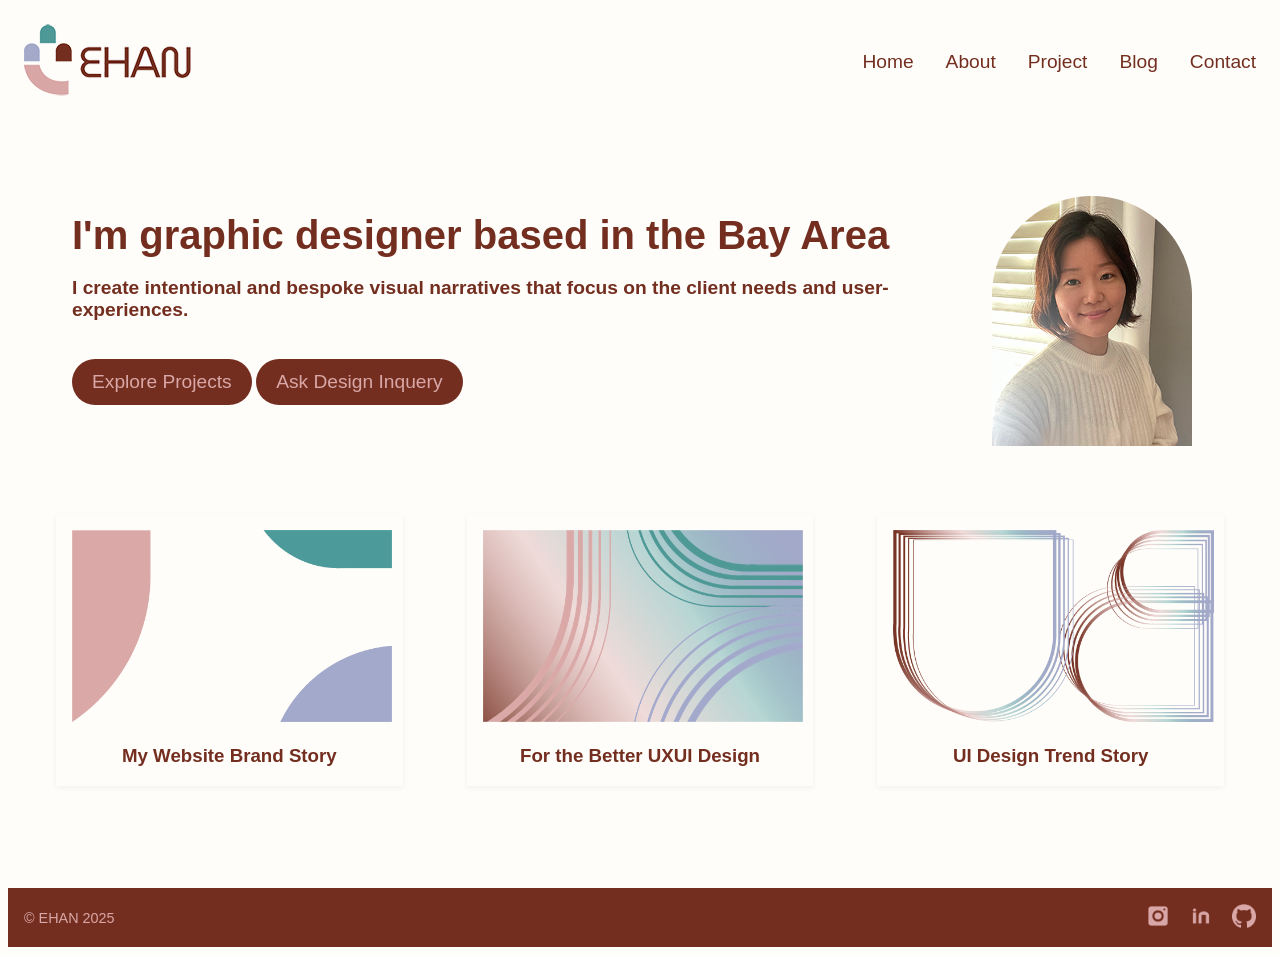
<file: index.html>
<!DOCTYPE html>
<html lang="en">

<head>
  <meta charset="UTF-8" />
  <meta name="viewport" content="width=device-width, initial-scale=1.0" />
  <title>EHAN Homepage</title>
  <link rel="icon" href="images/favi.png" type="logo image" />
  <link rel="stylesheet" href="style.css">
</head>

<body>
  <!-- Header Section -->
  <header>
    <div class="logo">
      <img src="images/logo_simple.png" alt="ehanbrandlogo" />
    </div>

    <!-- Hidden checkbox toggle -->
    <input type="checkbox" id="menu-toggle" hidden>

    <!-- Hamburger icon (mobile only via CSS) -->
    <label for="menu-toggle" class="hamburger">☰</label>

    <!-- Desktop navigation -->
    <ul class="nav-links">
      <li><a href="index.html">Home</a></li>
      <li><a href="about.html">About</a></li>
      <li><a href="project_1.html">Project</a></li>
      <li><a href="blog.html">Blog</a></li>
      <li><a href="contact.html">Contact</a></li>
    </ul>

    <!-- Modal overlay (mobile only) -->
    <div class="overlay">
      <div class="modal">
        <!-- Close button toggles the same checkbox -->
        <label for="menu-toggle" class="close">&times;</label>
        <ul>
          <li><a href="index.html">Home</a></li>
          <li><a href="about.html">About</a></li>
          <li><a href="project_1.html">Project</a></li>
          <li><a href="blog.html">Blog</a></li>
          <li><a href="contact.html">Contact</a></li>
        </ul>
      </div>
    </div>
  </header>

  <!-- Main Content -->
  <main>
    <div class="container-wrapper">
      <section class="hero">
        <div class="intro">
          <h1>I'm graphic designer based in the Bay Area </h1>
          <h3>I create intentional and bespoke visual narratives that focus on the client needs and user-experiences.
          </h3>
          <br>
          <div class="button-choice">
            <a href="project_1.html"><button>Explore Projects</button></a>
            <a href="contact.html"><button>Ask Design Inquery</button></a>
          </div>
        </div>
        <div class="portrait">
          <img src="images/me.png" alt="The portrait image of Eunkyung Han" />
        </div>
      </section>
      <section class="projects">
        <div class="project">
          <a href="blog_brandstory.html"><img src="images/heroBG.png" alt="The brand news" /></a>
          <h3>My Website Brand Story</h3>
        </div>
        <div class="project">
          <a href="blog_news_1.html"><img src="images/heroBG2.png" alt="The UXUI blog" /></a>
          <h3>For the Better UXUI Design</h3>
        </div>
        <div class="project">
          <a href="blog_news_2.html"><img src="images/heroBG1.png" alt="The newest UI trend" /></a>
          <h3>UI Design Trend Story </h3>
        </div>
      </section><br><br><br>
    </div>
  </main>

  <!-- Footer Section -->
  <footer>
    <div class>&copy; EHAN 2025</div>
    <div class="social-icons">
      <a href="https://www.instagram.com/ehandesignstudio"><img src="images/icon_insta.png" alt="Instagram Icon" /></a>
      <a href="http://linkedin.com/in/eunkyung-han-60b575226"><img src="images/icon_linkedin.png"
          alt="LinkedIn Icon" /></a>
      <a href="https://github.com/eunkyunghan"><img src="images/icon_github.png" alt="GitHub Icon" /></a>
    </div>
  </footer>
</body>

</html>
</file>
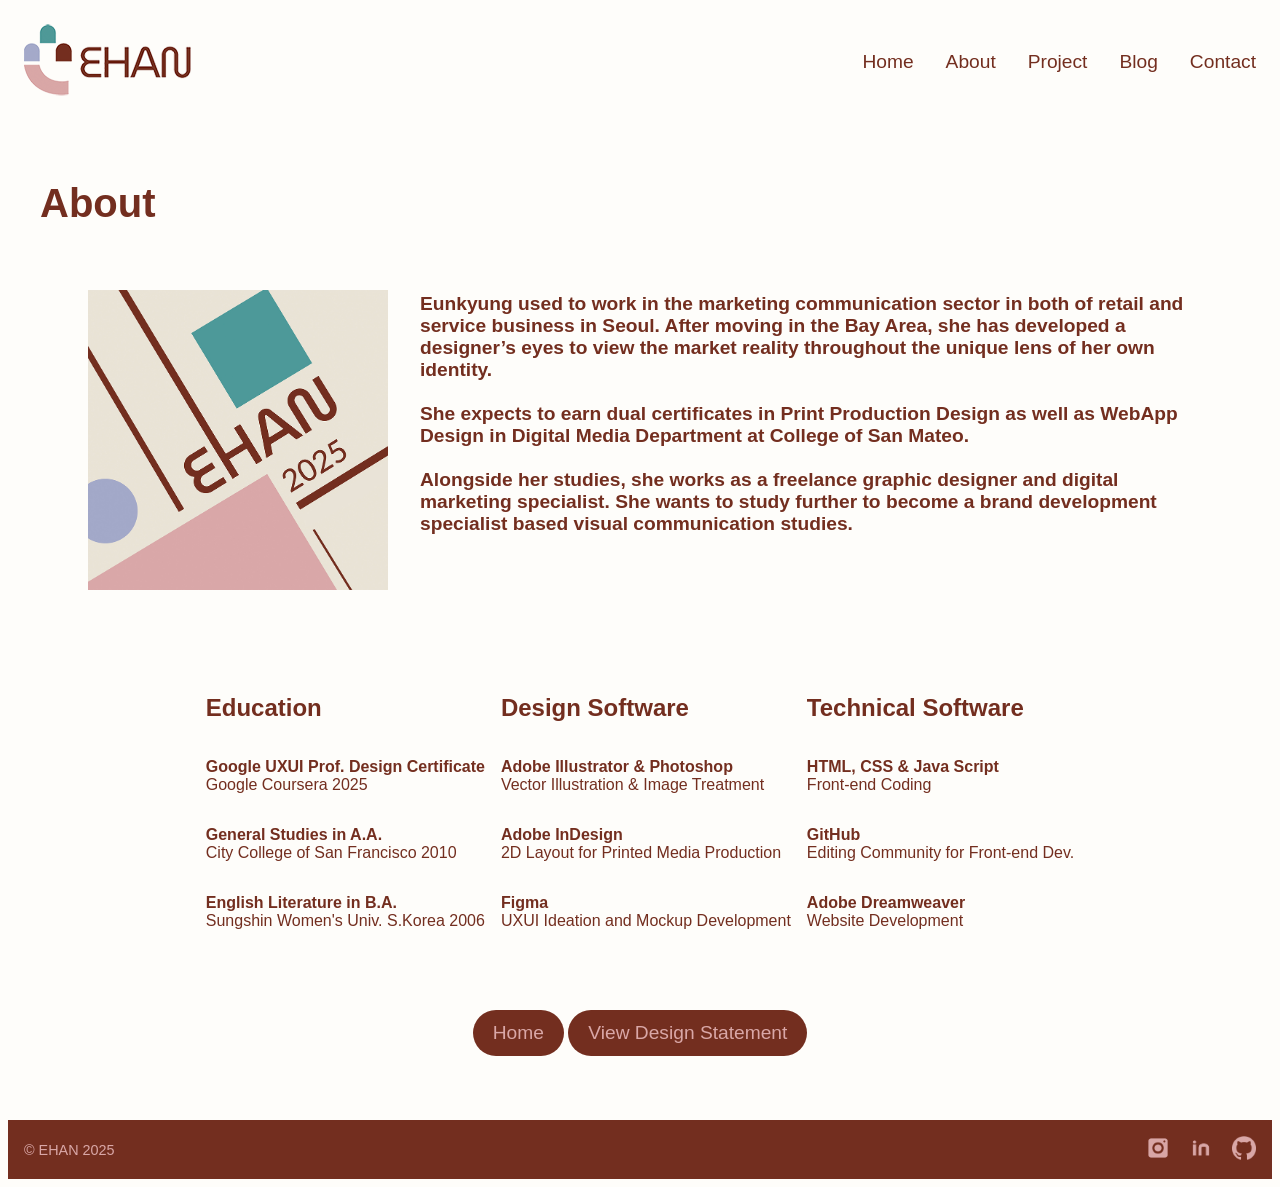
<file: about.html>
<!DOCTYPE html>
<html lang="en">

<head>
  <meta charset="UTF-8" />
  <meta name="viewport" content="width=device-width, initial-scale=1.0" />
  <title>EHAN - About Page</title>
  <link rel="icon" href="images/favi.png" type="image_favicon" />
  <link rel="stylesheet" href="style.css">
</head>

<body>

  <!-- Header Section -->
  <header>
    <div class="logo">
      <img src="images/logo_simple.png" alt="ehanbrandlogo" />
    </div>

    <!-- Hidden checkbox toggle -->
    <input type="checkbox" id="menu-toggle" hidden>

    <!-- Hamburger icon (mobile only via CSS) -->
    <label for="menu-toggle" class="hamburger">☰</label>

    <!-- Desktop navigation -->
    <ul class="nav-links">
      <li><a href="index.html">Home</a></li>
      <li><a href="about.html">About</a></li>
      <li><a href="project_1.html">Project</a></li>
      <li><a href="blog.html">Blog</a></li>
      <li><a href="contact.html">Contact</a></li>
    </ul>

    <!-- Modal overlay (mobile only) -->
    <div class="overlay">
      <div class="modal">
        <!-- Close button toggles the same checkbox -->
        <label for="menu-toggle" class="close">&times;</label>
        <ul>
          <li><a href="index.html">Home</a></li>
          <li><a href="about.html">About</a></li>
          <li><a href="project_1.html">Project</a></li>
          <li><a href="blog.html">Blog</a></li>
          <li><a href="contact.html">Contact</a></li>
        </ul>
      </div>
    </div>
  </header>

  <main>
    <div class="container-wrapper">
      <section class="intro">
        <h1>About</h1>
      </section>
      <section class="hero">
        <div class="portrait">
          <img src="images/brandstory.jpg" alt="Brand story image" />
        </div>
        <div class="intro">
          <h3>Eunkyung used to work in the marketing communication sector in both of retail and service business in
            Seoul. After moving in the Bay Area, she has developed a designer’s eyes to view the market reality
            throughout the unique lens of her own identity. <br><br> She expects to earn dual certificates in Print
            Production Design as well as WebApp Design in Digital Media Department at College of San Mateo. <br><br>
            Alongside her studies, she works as a freelance graphic designer and digital marketing specialist.
            She wants to study further to become a brand development specialist based visual communication studies.
          </h3><br></br>
        </div>
      </section>
      <section class="hero">
        <div class="container-about">
          <h2>Education</h2>
          <p>
            <b>Google UXUI Prof. Design Certificate</b><br>Google Coursera 2025
          </p>
          <p><b>General Studies in A.A.</b><br>City College of San Francisco 2010</p>
          <p><b>English Literature in B.A.</b><br>Sungshin Women's Univ. S.Korea 2006</p>
        </div>
        <div class="container-about">
          <h2>Design Software</h2>
          <p><b>Adobe Illustrator & Photoshop</b><br>Vector Illustration & Image Treatment</p>
          <p><b>Adobe InDesign</b><br>2D Layout for Printed Media Production</p>
          <p><b>Figma</b><br>UXUI Ideation and Mockup Development</p>
        </div>
        <div class="container-about">
          <h2>Technical Software</h2>
          <p><b>HTML, CSS & Java Script</b><br>Front-end Coding</p>
          <p><b>GitHub</b><br>Editing Community for Front-end Dev.</p>
          <p><b>Adobe Dreamweaver</b><br>Website Development</p>
        </div>
      </section>
      <section class="hero">
        <div class="button-choice">
          <a href="index.html"><button>Home</button></a>
          <a href="about_statement.html"><button>View Design Statement</button></a>
        </div>
      </section>
    </div>
  </main>

  <footer>
    <div class>&copy; EHAN 2025</div>
    <div class="social-icons">
      <a href="https://www.instagram.com/ehandesignstudio"><img src="images/icon_insta.png" alt="Instagram" /></a>
      <a href="http://linkedin.com/in/eunkyung-han-60b575226"><img src="images/icon_linkedin.png" alt="LinkedIn" /></a>
      <a href="https://github.com/eunkyunghan"><img src="images/icon_github.png" alt="GitHub Icon" /></a>
    </div>
  </footer>
</body>

</html>
</file>
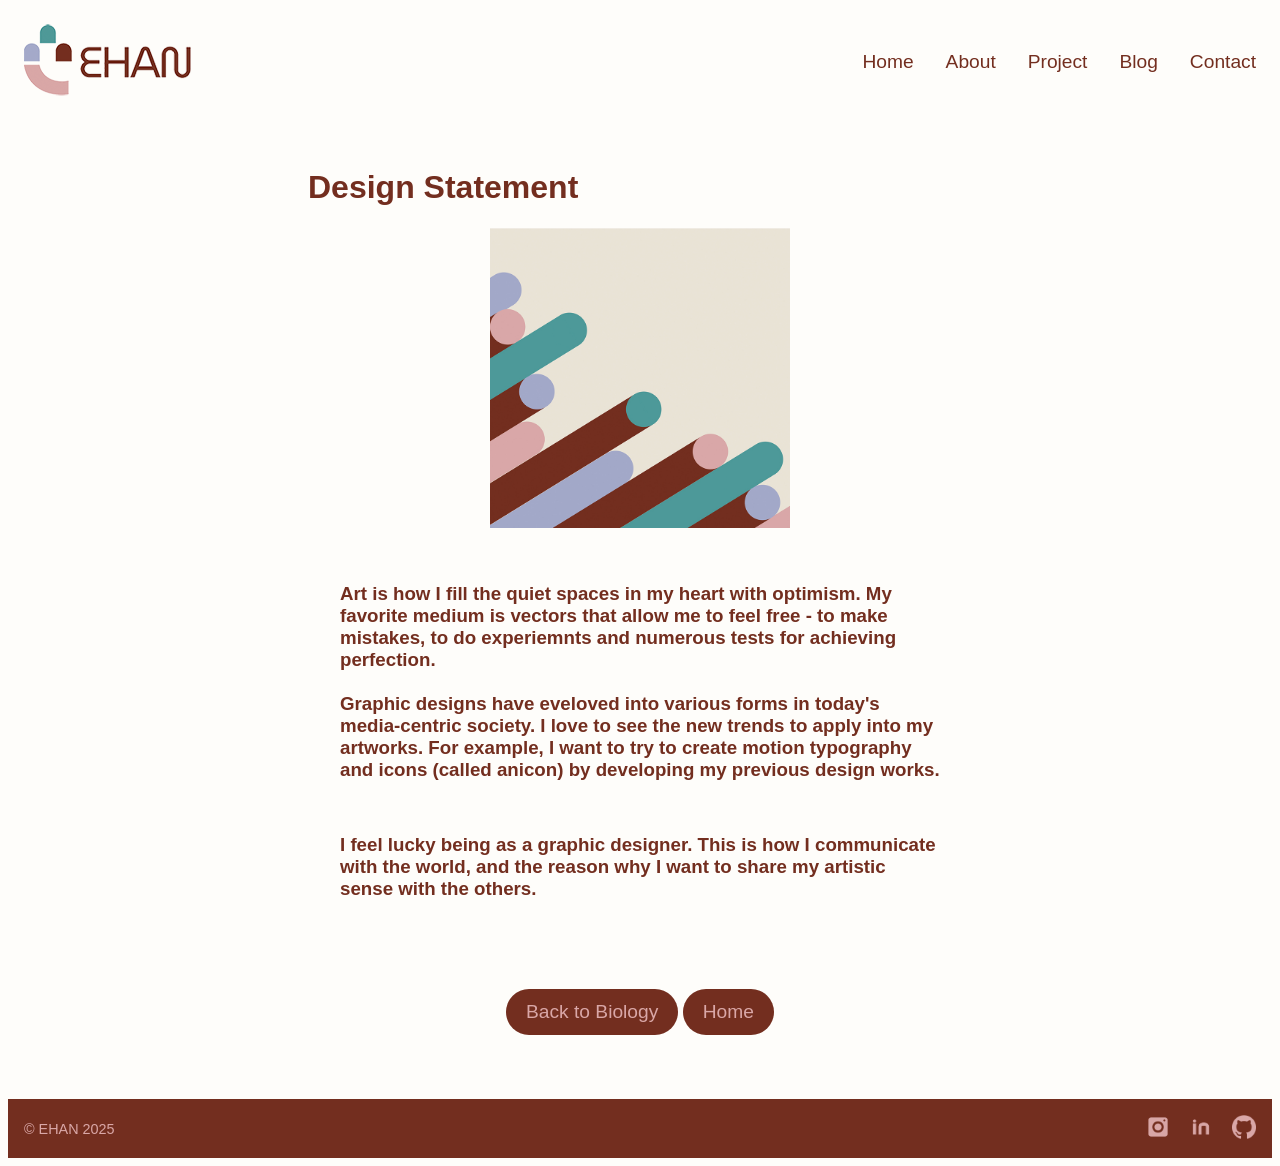
<file: about_statement.html>
<!DOCTYPE html>
<html lang="en">

<head>
  <meta charset="UTF-8" />
  <meta name="viewport" content="width=device-width, initial-scale=1.0" />
  <title>EHAN - Design Statement Page</title>
  <link rel="icon" href="images/favi.png" type="image_favicon" />
  <link rel="stylesheet" href="style.css">
</head>

<body>
  <!-- Header Section -->
  <header>
    <div class="logo">
      <img src="images/logo_simple.png" alt="ehanbrandlogo" />
    </div>

    <!-- Hidden checkbox toggle -->
    <input type="checkbox" id="menu-toggle" hidden>

    <!-- Hamburger icon (mobile only via CSS) -->
    <label for="menu-toggle" class="hamburger">☰</label>

    <!-- Desktop navigation -->
    <ul class="nav-links">
      <li><a href="index.html">Home</a></li>
      <li><a href="about.html">About</a></li>
      <li><a href="project_1.html">Project</a></li>
      <li><a href="blog.html">Blog</a></li>
      <li><a href="contact.html">Contact</a></li>
    </ul>

    <!-- Modal overlay (mobile only) -->
    <div class="overlay">
      <div class="modal">
        <!-- Close button toggles the same checkbox -->
        <label for="menu-toggle" class="close">&times;</label>
        <ul>
          <li><a href="index.html">Home</a></li>
          <li><a href="about.html">About</a></li>
          <li><a href="project_1.html">Project</a></li>
          <li><a href="blog.html">Blog</a></li>
          <li><a href="contact.html">Contact</a></li>
        </ul>
      </div>
    </div>
  </header>

  <main>
    <div class="container-wrapper">
      <h1>Design Statement</h1>
      <div class="image-container">
        <img src="images/brandstory2.jpg" width="300px" height="300px" alt="Brand story image" />
      </div>
      <div class="container-aboutstatement">

        <h3>Art is how I fill the quiet spaces in my heart with optimism. My favorite medium is vectors that
          allow me to feel free - to make mistakes, to do experiemnts and numerous tests for achieving perfection.
          <br><br>
          Graphic designs have eveloved into various forms in today's media-centric society. I love to see the new
          trends
          to apply into my artworks. For example, I want to try to create motion typography
          and icons (called anicon) by developing my previous design works.
        </h3>
        <h3>I feel lucky being as a graphic designer. This is how I communicate with the world, and the reason why I
          want
          to share my artistic sense with the others.
        </h3>
      </div>
      <section class="hero">
        <div class="button-choice">
          <a href="about.html"><button>Back to Biology</button></a>
          <a href="index.html"><button>Home</button></a>
        </div>
      </section>
    </div>
  </main>

  <footer>
    <div class>&copy; EHAN 2025</div>
    <div class="social-icons">
      <a href="https://www.instagram.com/ehandesignstudio"><img src="images/icon_insta.png" alt="Instagram" /></a>
      <a href="http://linkedin.com/in/eunkyung-han-60b575226"><img src="images/icon_linkedin.png" alt="LinkedIn" /></a>
      <a href="https://github.com/eunkyunghan"><img src="images/icon_github.png" alt="GitHub Icon" /></a>
    </div>
  </footer>
</body>

</html>
</file>
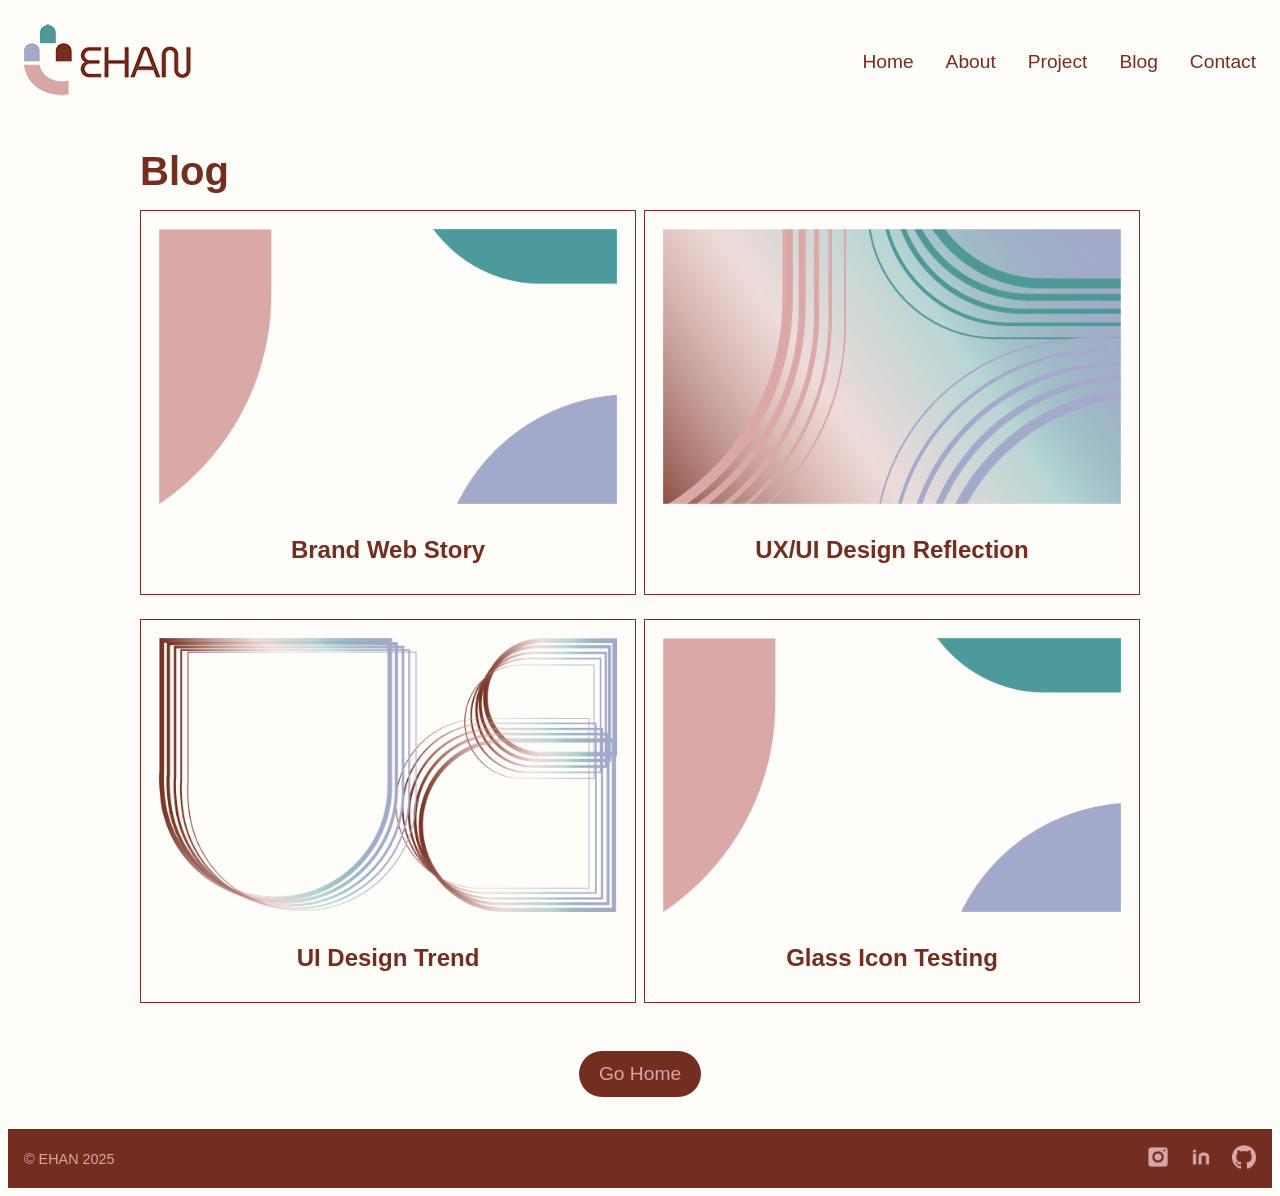
<file: blog.html>
<!DOCTYPE html>
<html lang="en">

<head>
  <meta charset="UTF-8" />
  <meta name="viewport" content="width=device-width, initial-scale=1.0" />
  <title>EHAN - Projects Page</title>
  <link rel="icon" href="images/favi.png" type="logo image" />
  <link rel="stylesheet" href="style.css" />
</head>

<body>
  <!-- Header Section -->
  <header>
    <div class="logo">
      <img src="images/logo_simple.png" alt="ehanbrandlogo" />
    </div>

    <!-- Hidden checkbox toggle -->
    <input type="checkbox" id="menu-toggle" hidden>

    <!-- Hamburger icon (mobile only via CSS) -->
    <label for="menu-toggle" class="hamburger">☰</label>

    <!-- Desktop navigation -->
    <ul class="nav-links">
      <li><a href="index.html">Home</a></li>
      <li><a href="about.html">About</a></li>
      <li><a href="project_1.html">Project</a></li>
      <li><a href="blog.html">Blog</a></li>
      <li><a href="contact.html">Contact</a></li>
    </ul>

    <!-- Modal overlay (mobile only) -->
    <div class="overlay">
      <div class="modal">
        <!-- Close button toggles the same checkbox -->
        <label for="menu-toggle" class="close">&times;</label>
        <ul>
          <li><a href="index.html">Home</a></li>
          <li><a href="about.html">About</a></li>
          <li><a href="project_1.html">Project</a></li>
          <li><a href="blog.html">Blog</a></li>
          <li><a href="contact.html">Contact</a></li>
        </ul>
      </div>
    </div>
  </header>


  <!-- Main Content -->
  <main>
    <div class="continer-wrapper">
      <section class="intro">
        <h1>Blog</h1>
      </section>
      <section class="artwork-grid">
        <div class="artwork-item">
          <div class="artwork-image-frame">
            <a href="blog_brandstory.html"><img src="images/heroBG.png" alt="Abstract Brand Image 1"
                class="expandable-image" /></a>
          </div>
          <h2>Brand Web Story </h2>
        </div>
        <div class="artwork-item">
          <div class="artwork-image-frame">
            <a href="blog_news_1.html"><img src="images/heroBG2.png" alt="Abstract Brand Image 2" /></a>
          </div>
          <h2>UX/UI Design Reflection</h2>
        </div>
        <div class="artwork-item">
          <div class="artwork-image-frame">
            <a href="blog_news_2.html"><img src="images/heroBG1.png" alt="Abstract Brand Image 3" /></a>
          </div>
          <h2>UI Design Trend</h2>
        </div>
        <div class="artwork-item">
          <div class="artwork-image-frame">
            <a href="blog_grid.html"><img src="images/heroBG.png" alt="Abstract Brand Image 1" /></a>
          </div>
          <h2>Glass Icon Testing</h2>
        </div>
      </section>
      <section class="hero">
        <div class="button-choice">
          <a href="index.html"><button>Go Home</button></a>
        </div>
      </section>
    </div>
  </main>

  <!-- Footer Section -->
  <footer>
    <div class>&copy; EHAN 2025</div>
    <div class="social-icons">
      <a href="https://www.instagram.com/ehandesignstudio"><img src="images/icon_insta.png" alt="Instagram" /></a>
      <a href="http://linkedin.com/in/eunkyung-han-60b575226"><img src="images/icon_linkedin.png" alt="LinkedIn" /></a>
      <a href="https://github.com/eunkyunghan"><img src="images/icon_github.png" alt="GitHub Icon" /></a>
    </div>
  </footer>
</body>

</html>
</file>
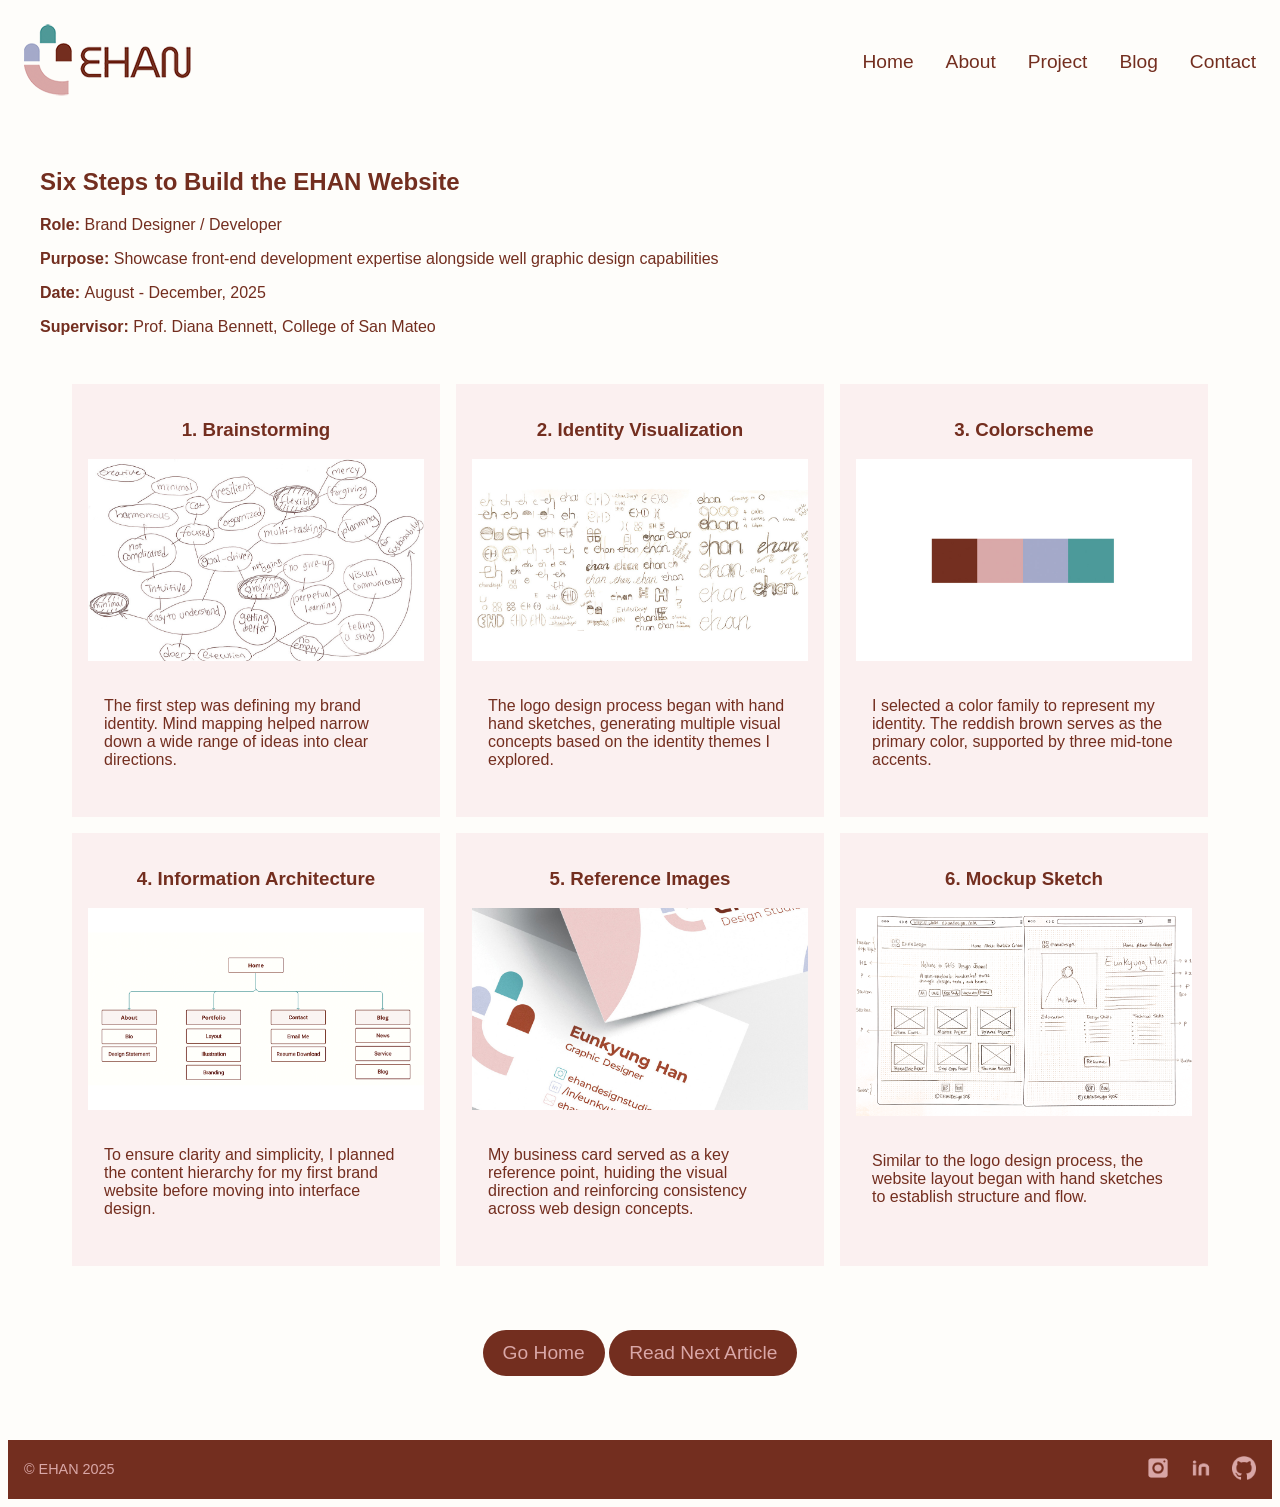
<file: blog_brandstory.html>
<!DOCTYPE html>
<html lang="en">

<head>
    <meta charset="UTF-8" />
    <meta name="viewport" content="width=device-width, initial-scale=1.0" />
    <title>EHAN - Blog Page - Brand Story</title>
    <link rel="icon" href="images/favi.png" type="logo image" />
    <link rel="stylesheet" href="style.css">
</head>

<body>
    <!-- Header Section -->
    <header>
        <div class="logo">
            <img src="images/logo_simple.png" alt="ehanbrandlogo" />
        </div>

        <!-- Hidden checkbox toggle -->
        <input type="checkbox" id="menu-toggle" hidden>

        <!-- Hamburger icon (mobile only via CSS) -->
        <label for="menu-toggle" class="hamburger">☰</label>

        <!-- Desktop navigation -->
        <ul class="nav-links">
            <li><a href="index.html">Home</a></li>
            <li><a href="about.html">About</a></li>
            <li><a href="project_1.html">Project</a></li>
            <li><a href="blog.html">Blog</a></li>
            <li><a href="contact.html">Contact</a></li>
        </ul>

        <!-- Modal overlay (mobile only) -->
        <div class="overlay">
            <div class="modal">
                <!-- Close button toggles the same checkbox -->
                <label for="menu-toggle" class="close">&times;</label>
                <ul>
                    <li><a href="index.html">Home</a></li>
                    <li><a href="about.html">About</a></li>
                    <li><a href="project_1.html">Project</a></li>
                    <li><a href="blog.html">Blog</a></li>
                    <li><a href="contact.html">Contact</a></li>
                </ul>
            </div>
        </div>
    </header>

    <main>
        <div class="container-wrapper">
            <section class="intro">
                <h2>Six Steps to Build the EHAN Website</h2>
                <p><strong>Role: </strong>Brand Designer / Developer</p>
                <p><strong>Purpose: </strong>Showcase front-end development expertise alongside well graphic design
                    capabilities</p>
                <p><strong>Date: </strong>August - December, 2025</p>
                <p><strong>Supervisor: </strong>Prof. Diana Bennett, College of San Mateo</p>
            </section>
            <!--Grid items go here-->
            <div class="hero">
                <div class="item">
                    <h3>1. Brainstorming</h3>
                    <img src="images/brandstory_1.jpg" alt="Identity Brainstorming">
                    <div class="container-text">
                        <p>The first step was defining my brand identity. Mind mapping helped narrow down a wide range
                            of ideas into clear directions. </p>
                    </div>
                </div>
                <div class="item">
                    <h3>2. Identity Visualization</h3>
                    <img src="images/brandstory_2.jpg" alt="logo sketch">
                    <div class="container-text">
                        <p>The logo design process began with hand hand sketches, generating multiple visual concepts
                            based on the identity themes I explored. </p>
                    </div>
                </div>
                <div class=" item">
                    <h3>3. Colorscheme</h3>
                    <img src="images/brandstory_3.jpg" alt="Color chips">
                    <div class="container-text">
                        <p>I selected a color family to represent my identity. The reddish brown serves as the primary
                            color, supported by three mid-tone accents. </p>
                    </div>
                </div>
                <div class="item">
                    <h3>4. Information Architecture</h3>
                    <img src="images/brandstory_4.png" alt="Information Architecture">
                    <div class="container-text">
                        <p>To ensure clarity and simplicity, I planned the content hierarchy for my first brand website
                            before moving into interface design. </p>
                    </div>
                </div>
                <div class="item">
                    <h3>5. Reference Images</h3>
                    <img src="images/brandstory_6.jpg" alt="ehan brand business card image">
                    <div class="container-text">
                        <p>My business card served as a key reference point, huiding the visual direction and
                            reinforcing consistency across web design concepts.</p>
                    </div>
                </div>
                <div class="item">
                    <h3>6. Mockup Sketch</h3>
                    <img src="images/brandstory_5.png" alt="Website sketch of the website mockup">
                    <div class="container-text">
                        <p>Similar to the logo design process, the website layout began with hand sketches to establish
                            structure and flow. </p>
                    </div>
                </div>
            </div>
            <section class="hero">
                <div class="button-choice">
                    <a href="index.html"><button>Go Home</button></a>
                    <a href="blog_news_1.html"><button>Read Next Article</button></a>
                </div>
            </section>
        </div>
        </div>
    </main>

    <!-- Footer Section -->
    <footer>
        <div class>&copy; EHAN 2025</div>
        <div class="social-icons">
            <a href="https://www.instagram.com/ehandesignstudio"><img src="images/icon_insta.png" alt="Instagram" /></a>
            <a href="http://linkedin.com/in/eunkyung-han-60b575226"><img src="images/icon_linkedin.png"
                    alt="LinkedIn" /></a>
            <a href="https://github.com/eunkyunghan"><img src="images/icon_github.png" alt="GitHub Icon" /></a>
        </div>
    </footer>
</body>

</html>
</file>
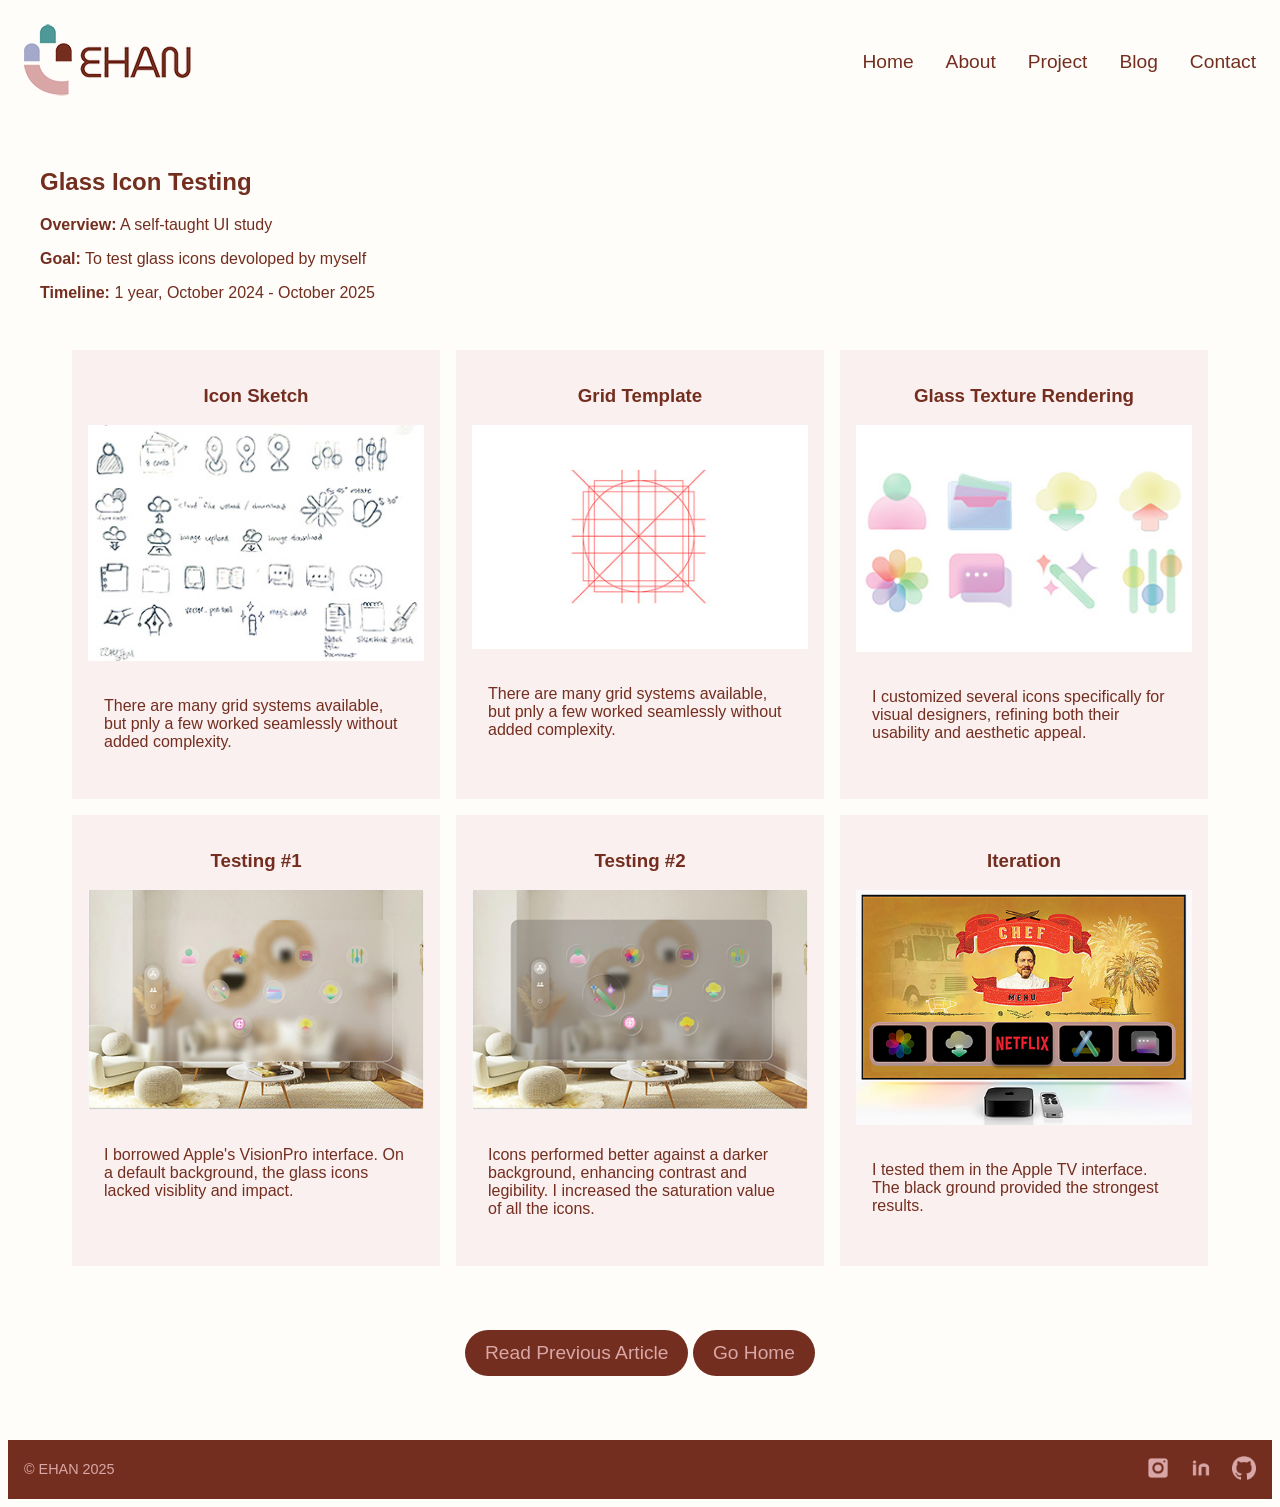
<file: blog_grid.html>
<!DOCTYPE html>
<html lang="en">

<head>
    <meta charset="UTF-8" />
    <meta name="viewport" content="width=device-width, initial-scale=1.0" />
    <title>EHAN - Blog Page - Grid Article</title>
    <link rel="icon" href="images/favi.png" type="logo image" />
    <link rel="stylesheet" href="style.css">
</head>

<body>
    <!-- Header Section -->
    <header>
        <div class="logo">
            <img src="images/logo_simple.png" alt="ehanbrandlogo" />
        </div>

        <!-- Hidden checkbox toggle -->
        <input type="checkbox" id="menu-toggle" hidden>

        <!-- Hamburger icon (mobile only via CSS) -->
        <label for="menu-toggle" class="hamburger">☰</label>

        <!-- Desktop navigation -->
        <ul class="nav-links">
            <li><a href="index.html">Home</a></li>
            <li><a href="about.html">About</a></li>
            <li><a href="project_1.html">Project</a></li>
            <li><a href="blog.html">Blog</a></li>
            <li><a href="contact.html">Contact</a></li>
        </ul>

        <!-- Modal overlay (mobile only) -->
        <div class="overlay">
            <div class="modal">
                <!-- Close button toggles the same checkbox -->
                <label for="menu-toggle" class="close">&times;</label>
                <ul>
                    <li><a href="index.html">Home</a></li>
                    <li><a href="about.html">About</a></li>
                    <li><a href="project_1.html">Project</a></li>
                    <li><a href="blog.html">Blog</a></li>
                    <li><a href="contact.html">Contact</a></li>
                </ul>
            </div>
        </div>
    </header>

    <main>
        <div class="container-wrapper">
            <section class="intro">
                <h2>Glass Icon Testing</h2>
                <p><strong>Overview:</strong> A self-taught UI study</p>
                <p><strong>Goal:</strong> To test glass icons devoloped by myself</p>
                <p><strong>Timeline:</strong> 1 year, October 2024 - October 2025</p>
            </section>
            <!--Grid items go here-->
            <div class="hero">
                <div class="item">
                    <h3>Icon Sketch</h3>
                    <img src="images/grid_sketch.jpg" alt="grid image">
                    <div class="container-text">
                        <p>There are many grid systems available, but pnly a few worked seamlessly without added
                            complexity.</p>
                    </div>
                </div>
                <div class="item">
                    <h3>Grid Template</h3>
                    <img src="images/grid_grid.jpg" alt="grid image">
                    <div class="container-text">
                        <p>There are many grid systems available, but pnly a few worked seamlessly without added
                            complexity.</p>
                    </div>
                </div>
                <div class="item">
                    <h3>Glass Texture Rendering</h3>
                    <img src="images/grid_rendering.jpg" alt="icon sketches">
                    <div class="container-text">
                        <p>I customized several icons specifically for visual designers, refining both their
                            usability
                            and
                            aesthetic appeal.</p>
                    </div>
                </div>
                <div class="item">
                    <h3>Testing #1</h3>
                    <img src="images/grid_mockup_1.jpg" alt="default bacground">
                    <div class="container-text">
                        <p>I borrowed Apple's VisionPro interface. On a default background, the glass icons lacked
                            visiblity and impact. </p>
                    </div>
                </div>
                <div class="item">
                    <h3>Testing #2</h3>
                    <img src="images/grid_mockup_2.jpg" alt="darker background">
                    <div class="container-text">
                        <p>Icons performed better against a darker background, enhancing contrast and legibility. I
                            increased the saturation value of all the icons.
                        </p>
                    </div>
                </div>
                <div class="item">
                    <h3>Iteration</h3>
                    <img src="images/grid_mockup.png" alt="Testing on Apple TV interface">
                    <div class="container-text">
                        <p> I tested them in the Apple TV interface.
                            The black ground provided the
                            strongest results.
                        </p>
                    </div>
                </div>
            </div>
            <section class="hero">
                <div class="button-choice">
                    <a href="blog_news_2.html"><button>Read Previous Article</button></a>
                    <a href="index.html"><button>Go Home</button></a>
                </div>
            </section>
        </div>
        </div>
    </main>

    <!-- Footer Section -->
    <footer>
        <div class>&copy; EHAN 2025</div>
        <div class="social-icons">
            <a href="https://www.instagram.com/ehandesignstudio"><img src="images/icon_insta.png" alt="Instagram" /></a>
            <a href="http://linkedin.com/in/eunkyung-han-60b575226"><img src="images/icon_linkedin.png"
                    alt="LinkedIn" /></a>
            <a href="https://github.com/eunkyunghan"><img src="images/icon_github.png" alt="GitHub Icon" /></a>
        </div>
    </footer>
</body>

</html>
</file>
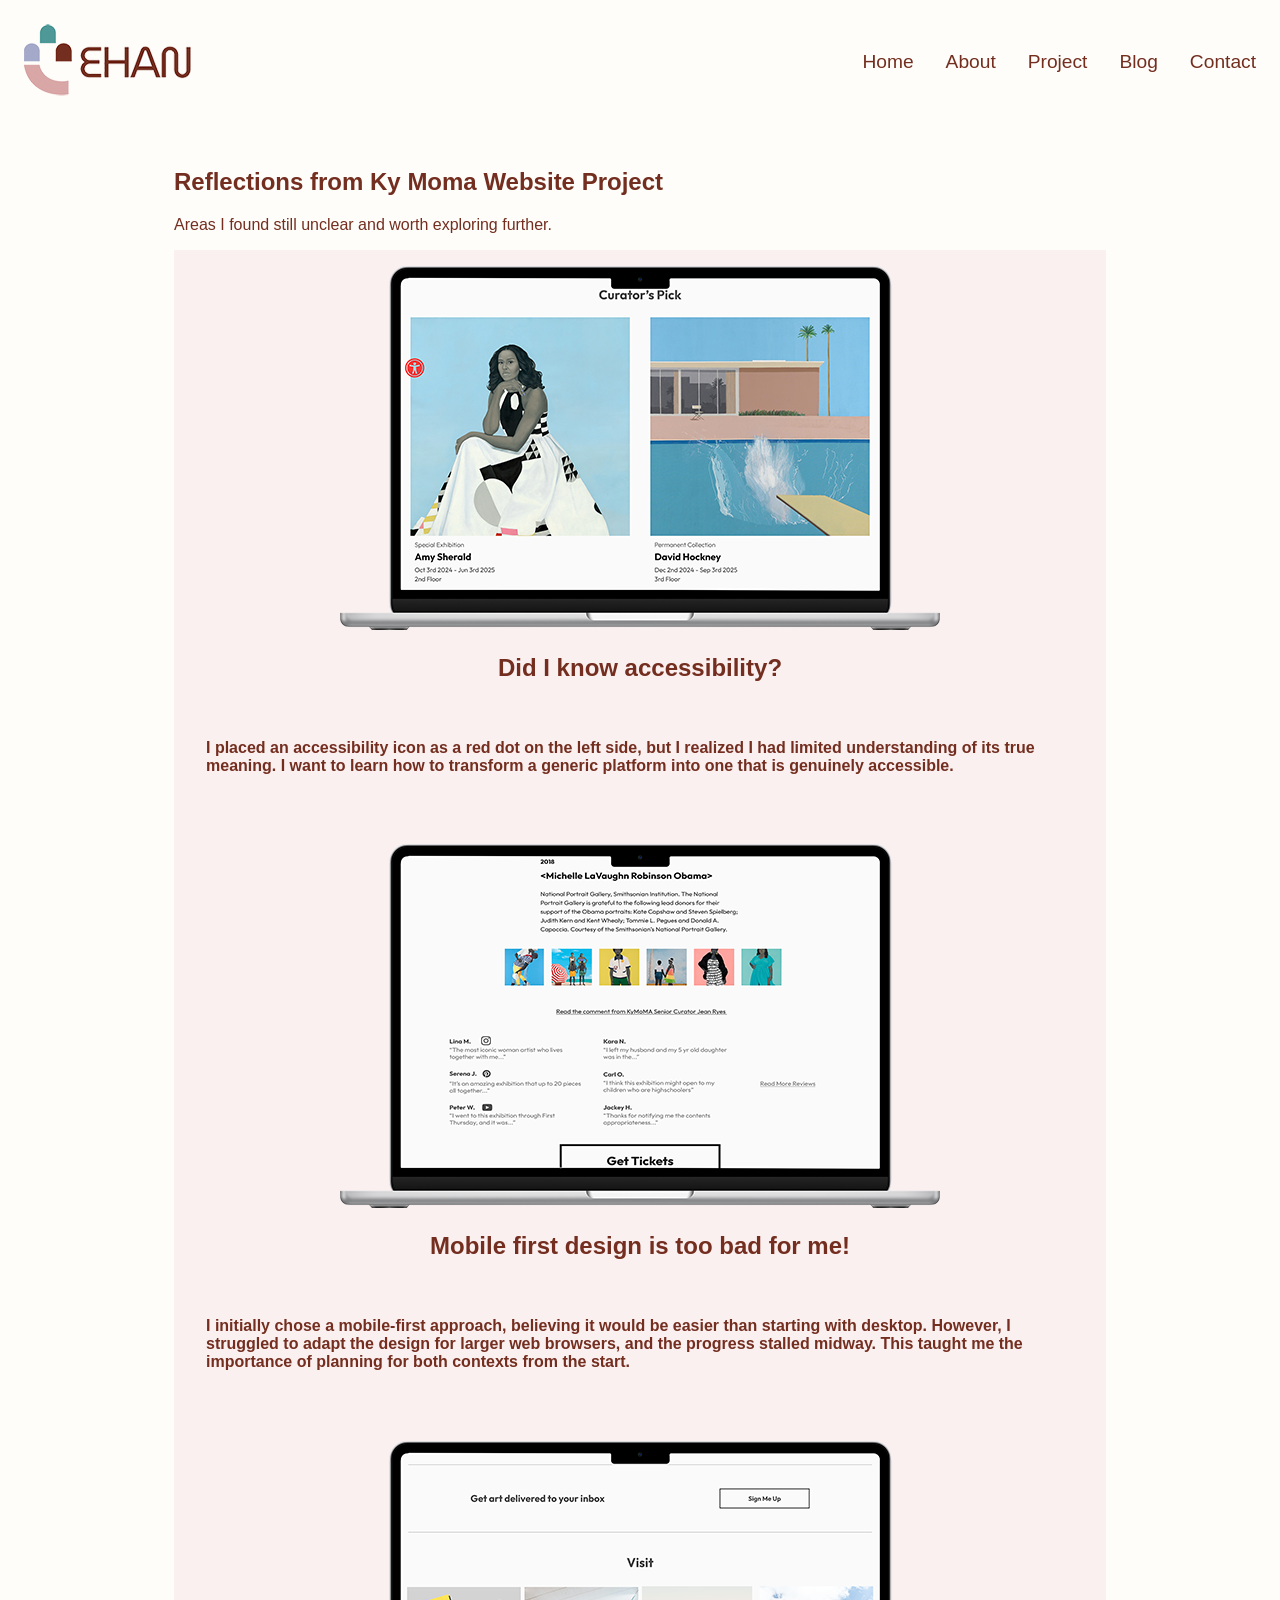
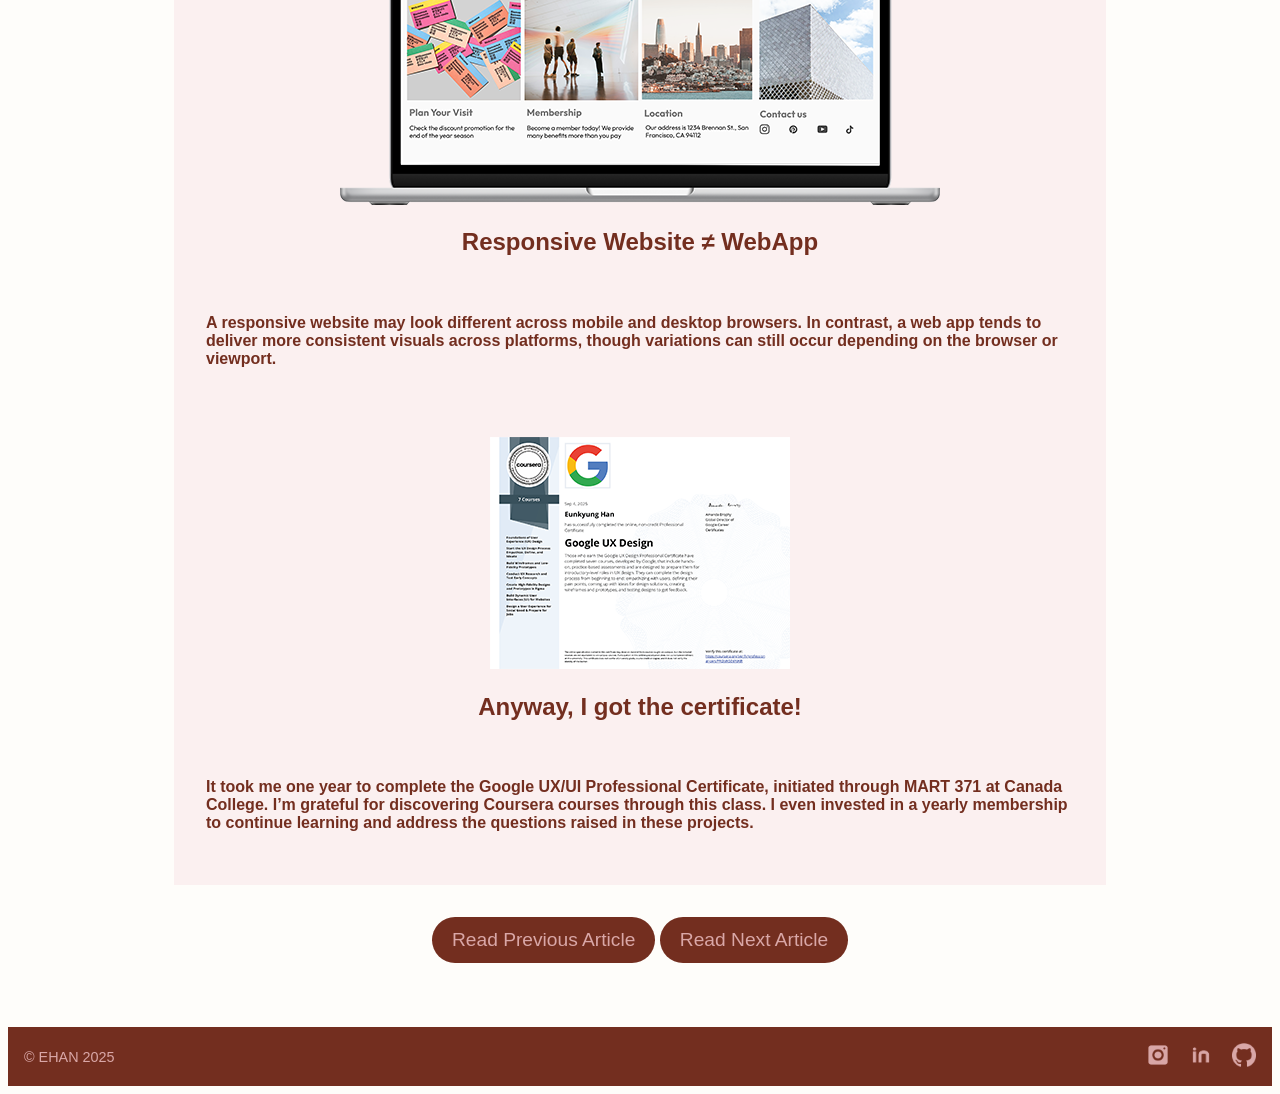
<file: blog_news_1.html>
<!DOCTYPE html>
<html lang="en">

<head>
    <meta charset="UTF-8" />
    <meta name="viewport" content="width=device-width, initial-scale=1.0" />
    <title>EHAN - Blog Page - Ky Moma Reflection</title>
    <link rel="icon" href="images/favi.png" type="logo image" />
    <link rel="stylesheet" href="style.css">
</head>

<body>
    <!-- Header Section -->
    <header>
        <div class="logo">
            <img src="images/logo_simple.png" alt="ehanbrandlogo" />
        </div>

        <!-- Hidden checkbox toggle -->
        <input type="checkbox" id="menu-toggle" hidden>

        <!-- Hamburger icon (mobile only via CSS) -->
        <label for="menu-toggle" class="hamburger">☰</label>

        <!-- Desktop navigation -->
        <ul class="nav-links">
            <li><a href="index.html">Home</a></li>
            <li><a href="about.html">About</a></li>
            <li><a href="project_1.html">Project</a></li>
            <li><a href="blog.html">Blog</a></li>
            <li><a href="contact.html">Contact</a></li>
        </ul>

        <!-- Modal overlay (mobile only) -->
        <div class="overlay">
            <div class="modal">
                <!-- Close button toggles the same checkbox -->
                <label for="menu-toggle" class="close">&times;</label>
                <ul>
                    <li><a href="index.html">Home</a></li>
                    <li><a href="about.html">About</a></li>
                    <li><a href="project_1.html">Project</a></li>
                    <li><a href="blog.html">Blog</a></li>
                    <li><a href="contact.html">Contact</a></li>
                </ul>
            </div>
        </div>
    </header>

    <body>
        <main>
            <div class="container-wrapper">
                <section class="intro">
                    <h2>Reflections from Ky Moma Website Project</h2>
                    <p>Areas I found still unclear and worth exploring further.</p>
                </section>
                <div class="intro">
                    <!--Grid items go here-->
                    <div class="item">
                        <img src="images/news_1_1.png" alt="Accessibility icon placement in website design"></a>
                        <h2>Did I know accessibility?</h2>
                        <div class="container-text">
                            <h4>I placed an accessibility icon as a red dot on the left side, but I realized I had
                                limited understanding of its true meaning. I want to learn how to transform a generic
                                platform into one that is genuinely accessible.</h4>
                        </div>
                    </div>
                    <div class=" item">
                        <img src="images/News_1_2.png" alt="Mobile-first design draft"></a>
                        <h2>Mobile first design is too bad for me!</h2>
                        <div class="container-text">
                            <h4>I initially chose a mobile-first approach, believing it would be easier than starting
                                with desktop. However, I struggled to adapt the design for larger web browsers, and the
                                progress stalled midway. This taught me the importance of planning for both contexts
                                from the start. </h4>
                        </div>
                    </div>
                    <div class="item">
                        <img src="images/News_1_3.png" alt="Responsive website vs web app comparison"></a>
                        <h2>Responsive Website &ne; WebApp</h2>
                        <div class="container-text">
                            <h4>A responsive website may look different across mobile and desktop browsers. In contrast,
                                a web app tends to deliver more consistent visuals across platforms, though variations
                                can still occur depending on the browser or viewport. </h4>
                        </div>
                    </div>
                    <div class="item">
                        <img src="images/news_1_certi.png" alt="Google UX/UI Professional Certificate Image"></a>
                        <h2>Anyway, I got the certificate!</h2>
                        <div class="container-text">
                            <h4>It took me one year to complete the Google UX/UI Professional Certificate, initiated
                                through MART 371 at Canada College. I’m grateful for discovering Coursera courses
                                through this class. I even invested in a yearly membership to continue learning and
                                address the questions raised in these projects.</h4>
                        </div>
                    </div>
                    <section class="hero">
                        <div class="button-choice">
                            <a href="blog_brandstory.html"><button>Read Previous Article</button></a>
                            <a href="blog_news_2.html"><button>Read Next Article</button></a>
                        </div>
                    </section>
                </div>
            </div>
        </main>

        <!-- Footer Section -->
        <footer>
            <div class>&copy; EHAN 2025</div>
            <div class="social-icons">
                <a href="https://www.instagram.com/ehandesignstudio"><img src="images/icon_insta.png"
                        alt="Instagram" /></a>
                <a href="http://linkedin.com/in/eunkyung-han-60b575226"><img src="images/icon_linkedin.png"
                        alt="LinkedIn" /></a>
                <a href="https://github.com/eunkyunghan"><img src="images/icon_github.png" alt="GitHub Icon" /></a>
            </div>
        </footer>
    </body>

</html>
</file>
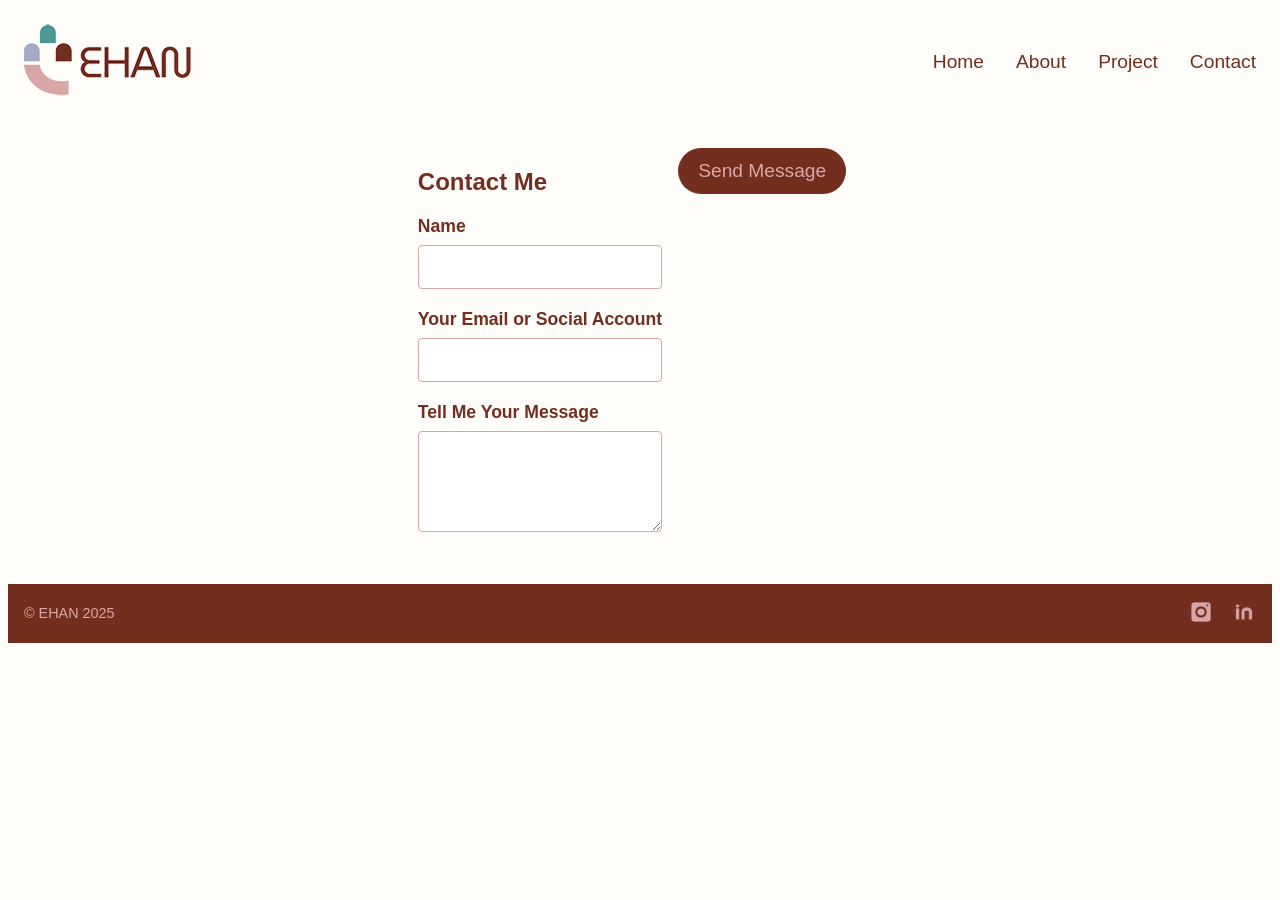
<file: contact.html>
<!DOCTYPE html>
<html lang="en">

<head>
  <meta charset="UTF-8" />
  <meta name="viewport" content="width=device-width, initial-scale=1.0" />
  <title>Contact Page</title>
  <link rel="icon" href="image/favi.png" type="image_favicon" />
  <link rel="stylesheet" href="style.css">
</head>

<body>
  <!-- Header Section -->
  <header>
    <div class="logo">
      <img src="image/logo_simple.png" alt="ehanbrandlogo" />
    </div>
    <nav>
      <ul class="nav-links">
        <li><a href="index.html">Home</a></li>
        <li><a href="about.html">About</a></li>
        <li><a href="project_1.html">Project</a></li>
        <li><a href="contact.html">Contact</a></li>
      </ul>
    </nav>
  </header>

  <main>
    <section class="hero">
      <div class="container-form">
        <h2>Contact Me</h2>
        <form action="mailto:ekcho81@gmail.com" method="post" enctype="text/plain">
          <div class="form-group">
            <label for="name">Name</label>
            <input type="text" id="name" name="name" required>
          </div>
          <div class="form-group">
            <label for="email">Your Email or Social Account</label>
            <input type="email" id="email" name="email" required>
          </div>
          <div class="form-group">
            <label for="message">Tell Me Your Message</label>
            <textarea id="message" name="message" rows="5" required></textarea>
          </div>
        </form>
      </div>
      <div class="button-choice">
        <button>Send Message</button>
      </div>
      <br><br><br><br>
    </section>
  </main>

  <footer>
    <div class>&copy; EHAN 2025</div>
    <div class="social-icons">
      <a href="https://www.instagram.com/ehandesignstudio"><img src="image/icon_insta.png" alt="Instagram" /></a>
      <a href="http://linkedin.com/in/eunkyung-han-60b575226"><img src="image/icon_linkedin.png" alt="LinkedIn" /></a>
    </div>
  </footer>
</body>

</html>
</file>
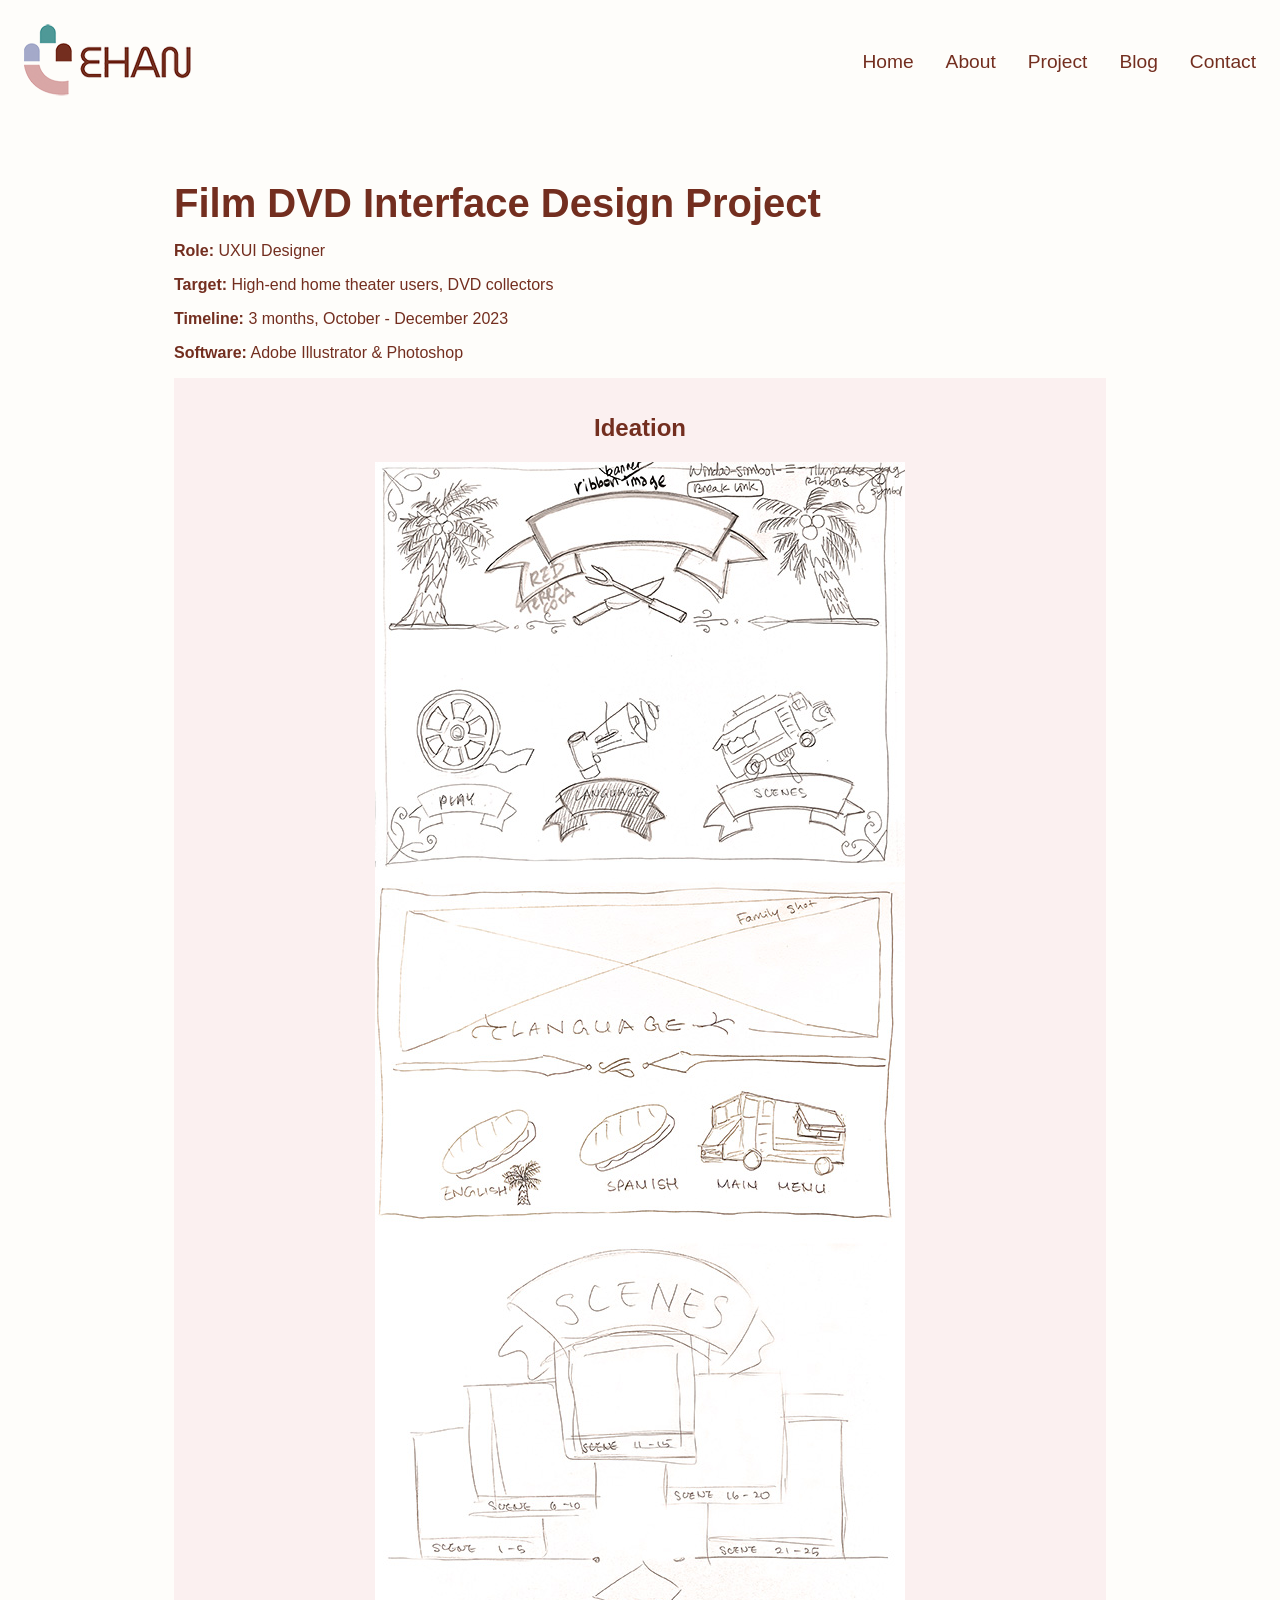
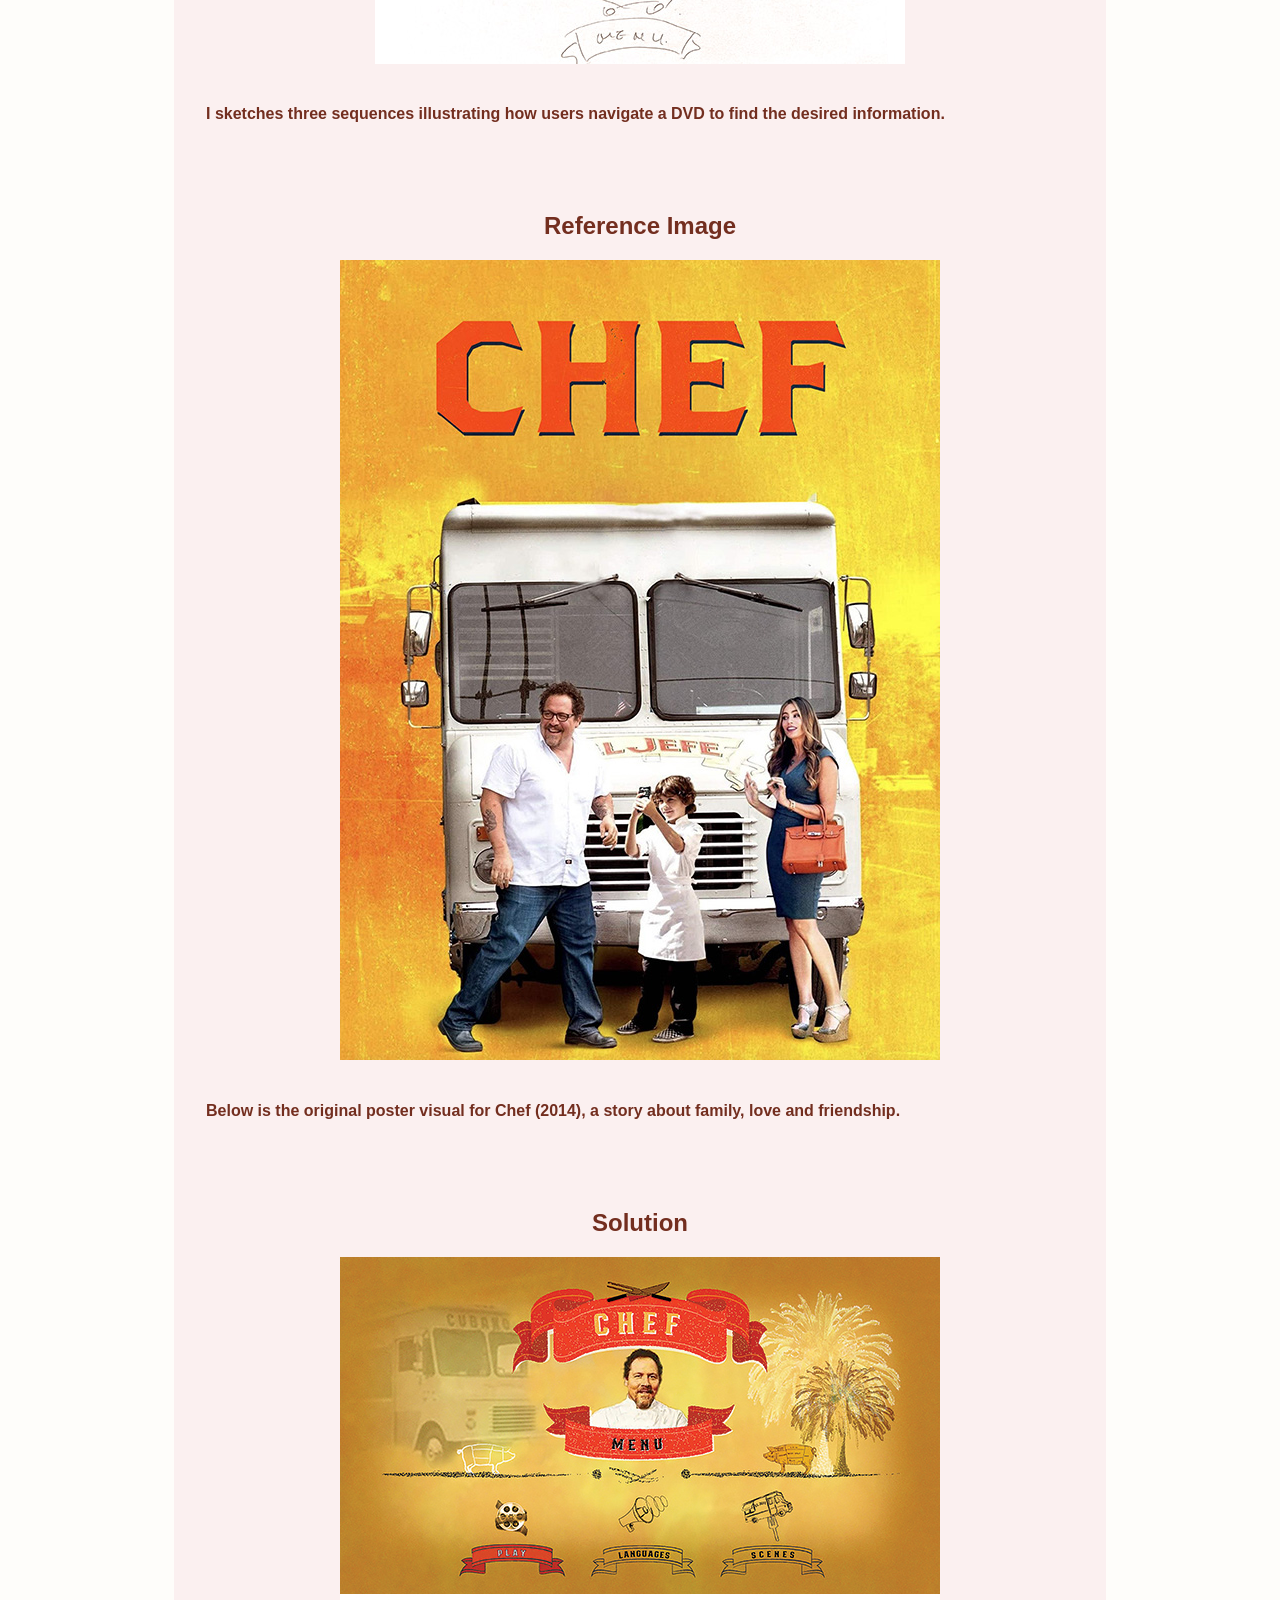
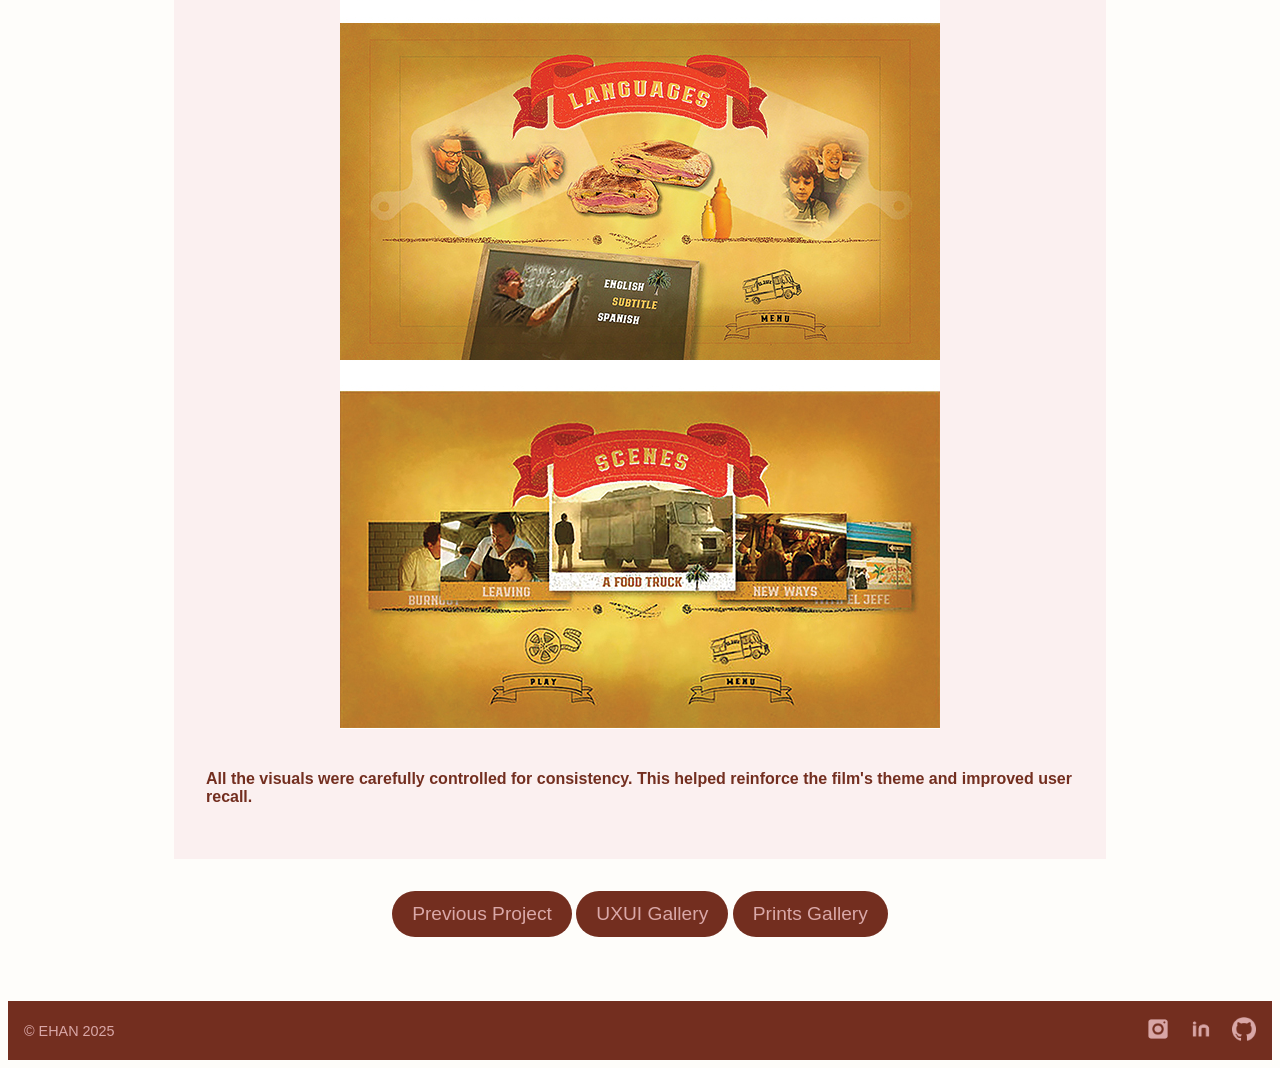
<file: project_1_dvd.html>
<!DOCTYPE html>
<html lang="en">

<head>
    <meta charset="UTF-8" />
    <meta name="viewport" content="width=device-width, initial-scale=1.0" />
    <title>EHAN - DVD Interface Project</title>
    <link rel="icon" href="images/favi.png" type="logo image" />
    <link rel="stylesheet" href="style.css">
</head>

<body>
    <!-- Header Section -->
    <header>
        <div class="logo">
            <img src="images/logo_simple.png" alt="ehanbrandlogo" />
        </div>

        <!-- Hidden checkbox toggle -->
        <input type="checkbox" id="menu-toggle" hidden>

        <!-- Hamburger icon (mobile only via CSS) -->
        <label for="menu-toggle" class="hamburger">☰</label>

        <!-- Desktop navigation -->
        <ul class="nav-links">
            <li><a href="index.html">Home</a></li>
            <li><a href="about.html">About</a></li>
            <li><a href="project_1.html">Project</a></li>
            <li><a href="blog.html">Blog</a></li>
            <li><a href="contact.html">Contact</a></li>
        </ul>

        <!-- Modal overlay (mobile only) -->
        <div class="overlay">
            <div class="modal">
                <!-- Close button toggles the same checkbox -->
                <label for="menu-toggle" class="close">&times;</label>
                <ul>
                    <li><a href="index.html">Home</a></li>
                    <li><a href="about.html">About</a></li>
                    <li><a href="project_1.html">Project</a></li>
                    <li><a href="blog.html">Blog</a></li>
                    <li><a href="contact.html">Contact</a></li>
                </ul>
            </div>
        </div>
    </header>

    <body>
        <main>
            <div class="container-wrapper">
                <section class="intro">
                    <h1>Film DVD Interface Design Project</h1>
                    <p><strong>Role:</strong> UXUI Designer</p>
                    <p><strong>Target:</strong> High-end home theater users, DVD collectors </p>
                    <p><strong>Timeline:</strong> 3 months, October - December 2023</p>
                    <p><strong>Software:</strong> Adobe Illustrator & Photoshop</p>
                </section>
                <div class="intro">
                    <div class="item">
                        <h2>Ideation</h2>
                        <img src="images/dvd_project_sketch.jpg" alt="DVD sequence hand sketch"></a>
                        <div class="container-text">
                            <h4>I sketches three sequences illustrating how users navigate a DVD to find the desired
                                information.</h4>
                        </div>
                    </div>
                    <div class="item">
                        <h2>Reference Image</h2>
                        <img src="images/dvd_project_originalposter.jpg" alt="Website Page Image 1"></a>
                        <div class="container-text">
                            <h4>Below is the original poster visual for Chef (2014), a story about family, love
                                and friendship. </h4>
                        </div>
                    </div>
                    <div class="item">
                        <h2>Solution</h2>
                        <img src="images/dvd_project_final.jpg" alt="DVD sequence hifi prototype"></a>
                        <div class="container-text">
                            <h4>All the visuals were carefully controlled for consistency. This helped reinforce the
                                film's
                                theme and improved user recall. </h4>
                        </div>
                    </div>
                </div>
                <section class="hero">
                    <div class="button-choice">
                        <a href="project_1_yoga.html"><button>Previous Project</button></a>
                        <a href="project_1.html"><button>UXUI Gallery</button></a>
                        <a href="project_2.html"><button>Prints Gallery</button></a>
                    </div>
                </section>
            </div>
        </main>

        <!-- Footer Section -->
        <footer>
            <div class>&copy; EHAN 2025</div>
            <div class="social-icons">
                <a href="https://www.instagram.com/ehandesignstudio"><img src="images/icon_insta.png"
                        alt="Instagram" /></a>
                <a href="http://linkedin.com/in/eunkyung-han-60b575226"><img src="images/icon_linkedin.png"
                        alt="LinkedIn" /></a>
                <a href="https://github.com/eunkyunghan"><img src="images/icon_github.png" alt="GitHub Icon" /></a>
            </div>
        </footer>
    </body>

</html>
</file>
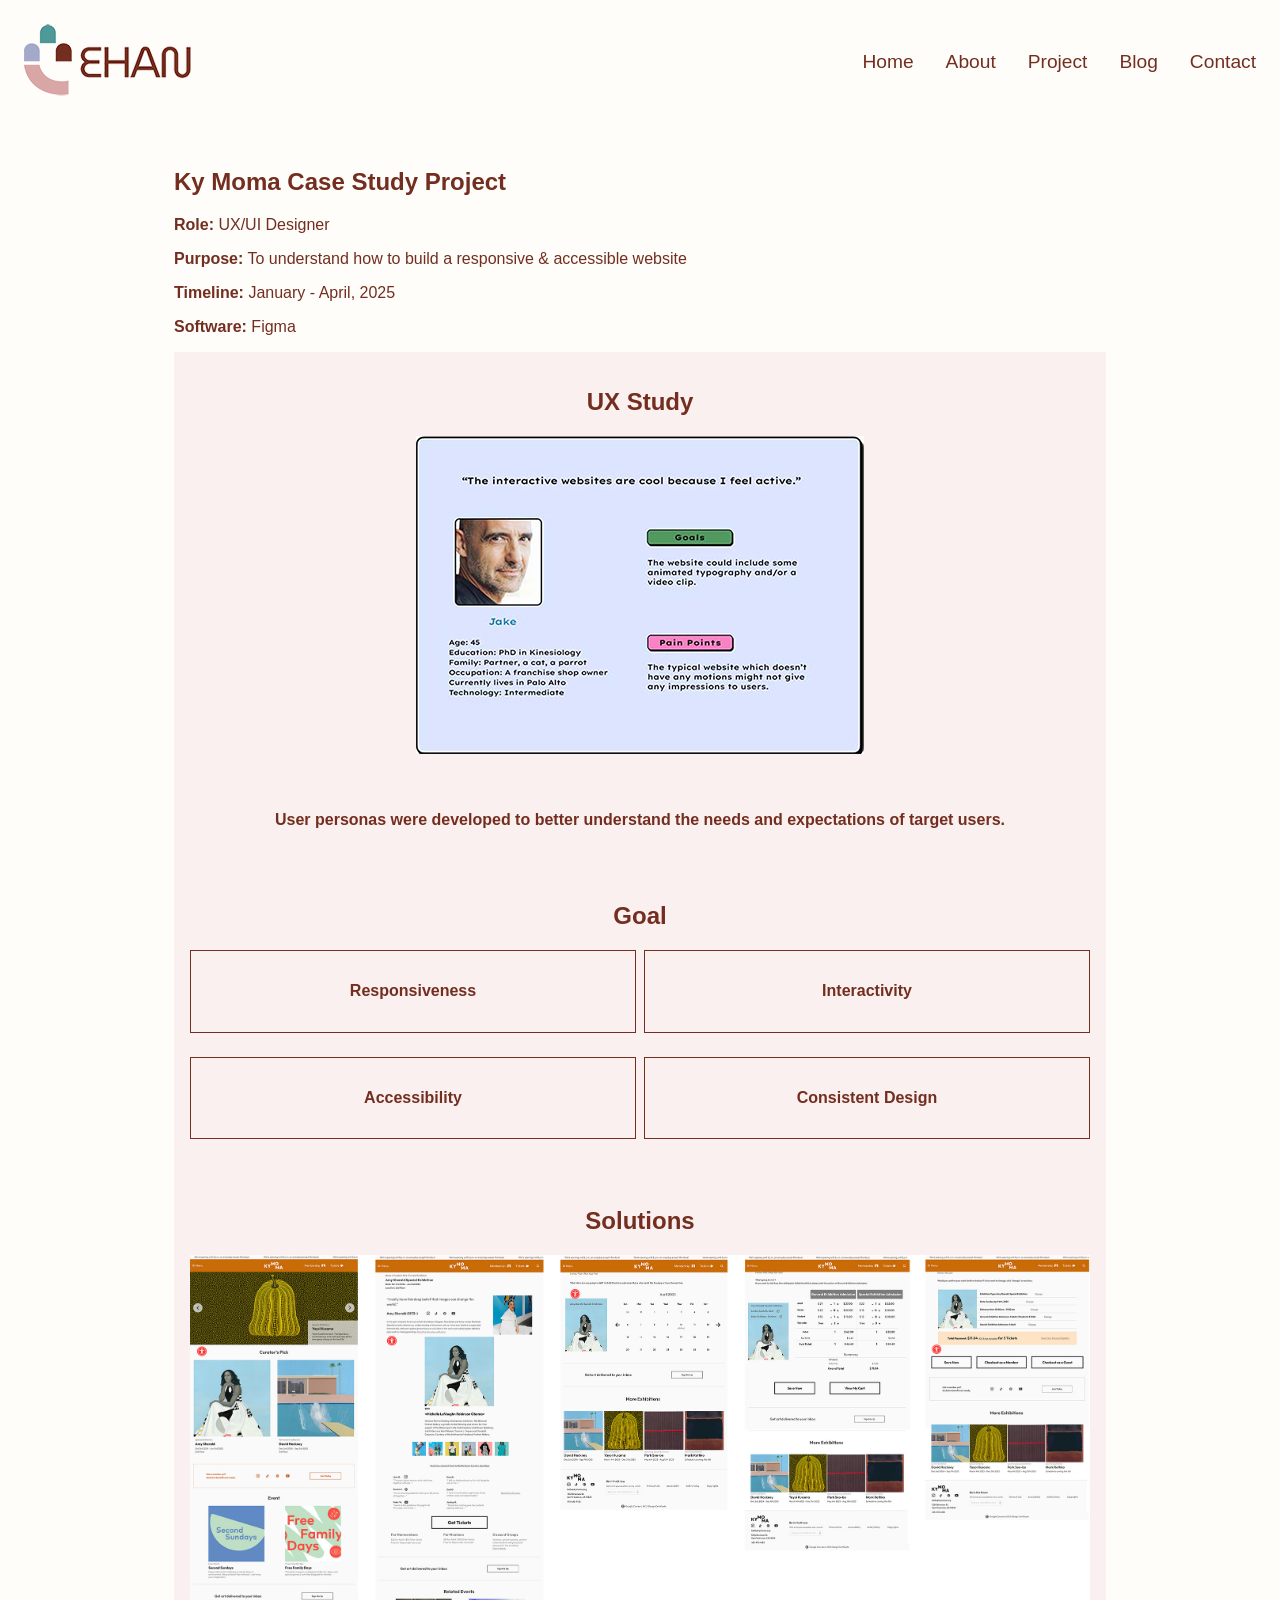
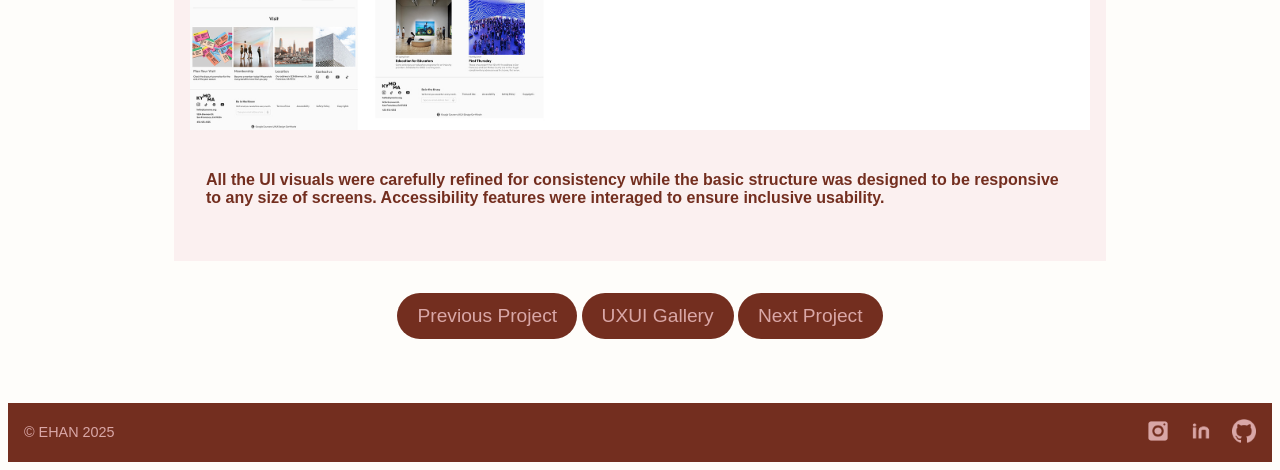
<file: project_1_kymoma.html>
<!DOCTYPE html>
<html lang="en">

<head>
    <meta charset="UTF-8" />
    <meta name="viewport" content="width=device-width, initial-scale=1.0" />
    <title>EHAN - Ky Moma Website Project</title>
    <link rel="icon" href="images/favi.png" type="logo image" />
    <link rel="stylesheet" href="style.css">
</head>

<body>
    <!-- Header Section -->
    <header>
        <div class="logo">
            <img src="images/logo_simple.png" alt="ehanbrandlogo" />
        </div>

        <!-- Hidden checkbox toggle -->
        <input type="checkbox" id="menu-toggle" hidden>

        <!-- Hamburger icon (mobile only via CSS) -->
        <label for="menu-toggle" class="hamburger">☰</label>

        <!-- Desktop navigation -->
        <ul class="nav-links">
            <li><a href="index.html">Home</a></li>
            <li><a href="about.html">About</a></li>
            <li><a href="project_1.html">Project</a></li>
            <li><a href="blog.html">Blog</a></li>
            <li><a href="contact.html">Contact</a></li>
        </ul>

        <!-- Modal overlay (mobile only) -->
        <div class="overlay">
            <div class="modal">
                <!-- Close button toggles the same checkbox -->
                <label for="menu-toggle" class="close">&times;</label>
                <ul>
                    <li><a href="index.html">Home</a></li>
                    <li><a href="about.html">About</a></li>
                    <li><a href="project_1.html">Project</a></li>
                    <li><a href="blog.html">Blog</a></li>
                    <li><a href="contact.html">Contact</a></li>
                </ul>
            </div>
        </div>
    </header>

    <body>
        <main>
            <div class="container-wrapper">
                <section class="intro">
                    <h2>Ky Moma Case Study Project</h2>
                    <p><strong>Role:</strong> UX/UI Designer</p>
                    <p><strong>Purpose:</strong> To understand how to build a responsive & accessible website</p>
                    <p><strong>Timeline:</strong> January - April, 2025</p>
                    <p><strong>Software:</strong> Figma</p>
                </section>
                <div class="intro">
                    <div class="item">
                        <h2>UX Study</h2>
                        <img src="images/kymoma_project_persona.png" alt="User persona">
                        <div class="container-text">
                        </div>
                        <h4>User personas were developed to better understand the needs and expectations of target
                            users. </h4>
                    </div>
                    <div class="item">
                        <h2>Goal</h2>
                        <div class="artwork-grid">
                            <div class="artwork-item">
                                <h4>Responsiveness </h4>
                            </div>
                            <div class="artwork-item">
                                <h4>Interactivity </h4>
                            </div>
                            <div class="artwork-item">
                                <h4>Accessibility </h4>
                            </div>
                            <div class="artwork-item">
                                <h4>Consistent Design </h4>
                            </div>
                        </div>
                    </div>
                    <div class="item">
                        <h2>Solutions</h2>
                        <img src="images/kymoma_project_hifi.jpg" alt="High-Fidenlity website design mockup"></a>
                        <div class="container-text">
                            <h4>All the UI visuals were carefully refined for consistency while the basic structure was
                                designed to be responsive to any size of screens. Accessibility features were interaged
                                to ensure inclusive usability.
                            </h4>
                        </div>
                    </div>
                    <section class="hero">
                        <div class="button-choice">
                            <a href="project_1_alcatraz.html"><button>Previous Project</button></a>
                            <a href="project_1.html"><button>UXUI Gallery</button></a>
                            <a href="project_1_yoga.html"><button>Next Project</button></a>
                        </div>
                    </section>
                </div>
            </div>
        </main>

        <!-- Footer Section -->
        <footer>
            <div class>&copy; EHAN 2025</div>
            <div class="social-icons">
                <a href="https://www.instagram.com/ehandesignstudio"><img src="images/icon_insta.png"
                        alt="Instagram" /></a>
                <a href="http://linkedin.com/in/eunkyung-han-60b575226"><img src="images/icon_linkedin.png"
                        alt="LinkedIn" /></a>
                <a href="https://github.com/eunkyunghan"><img src="images/icon_github.png" alt="GitHub Icon" /></a>
            </div>
        </footer>
    </body>

</html>
</file>
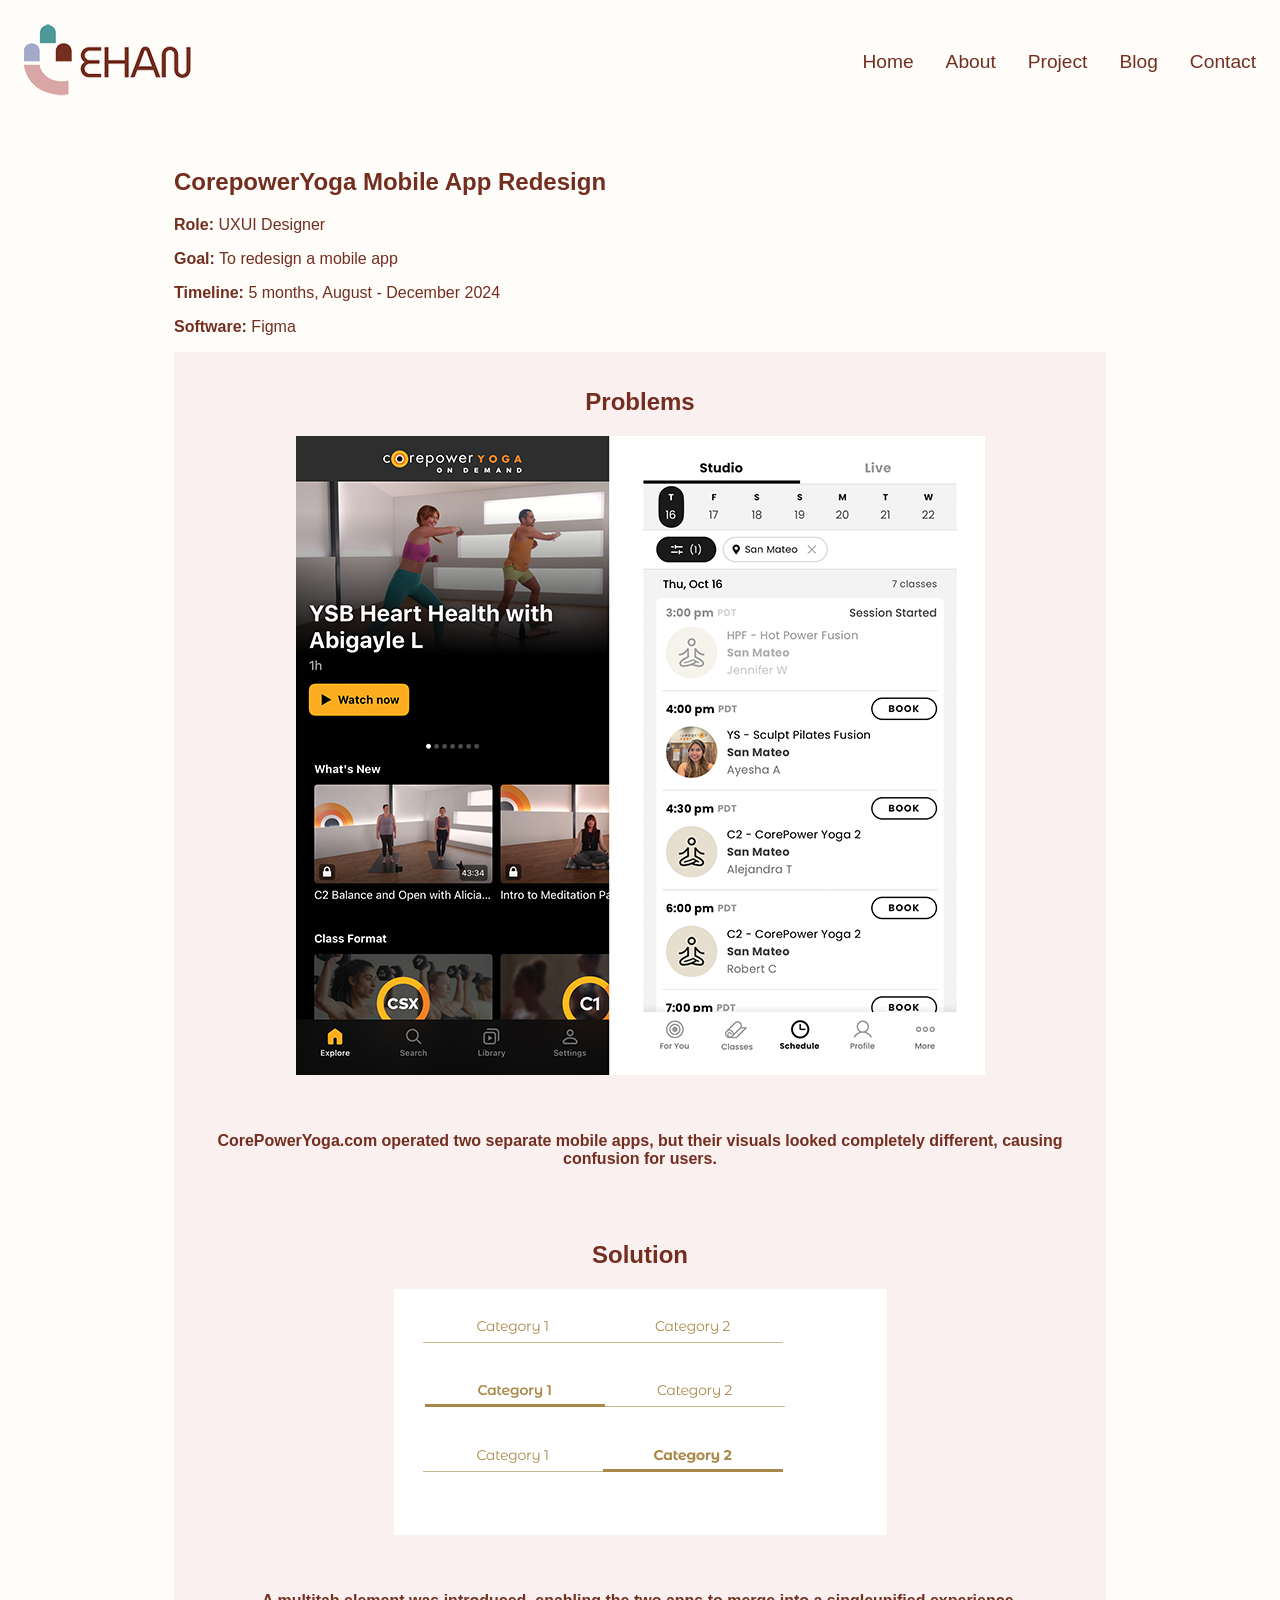
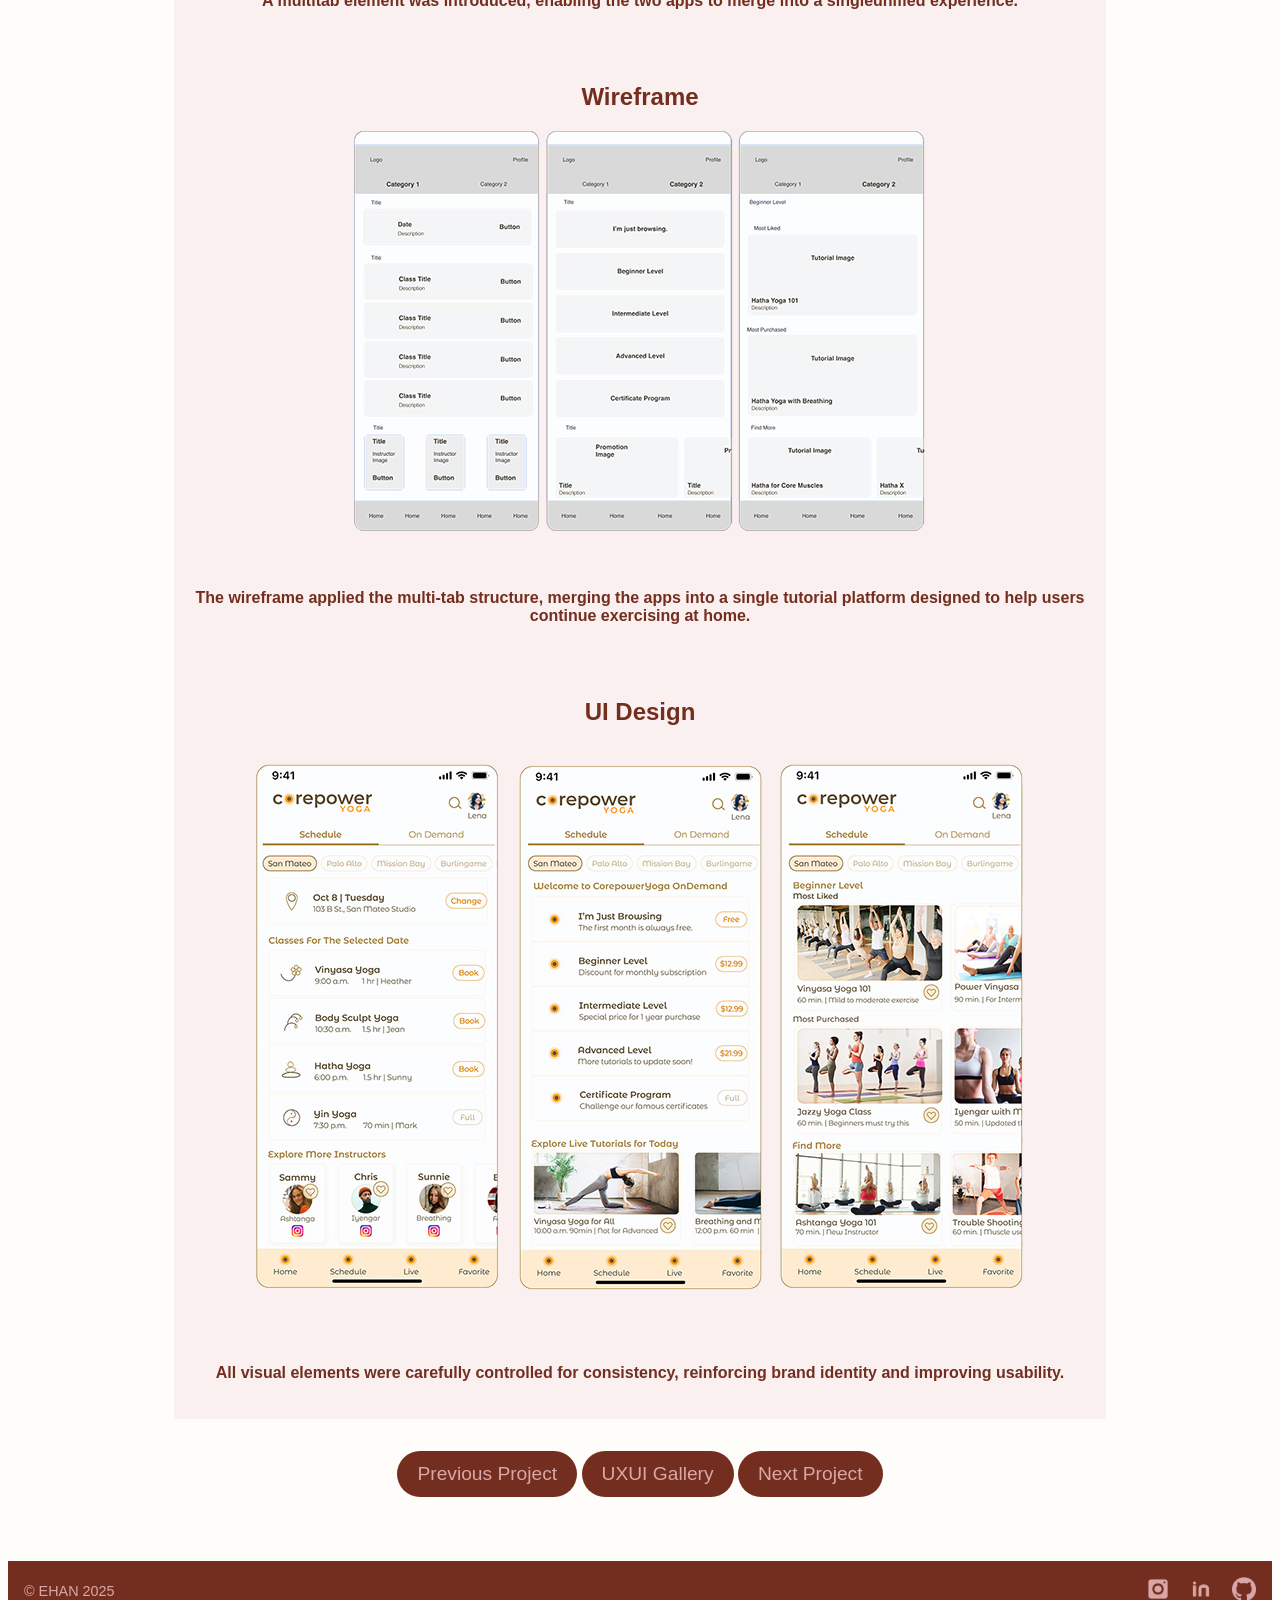
<file: project_1_yoga.html>
<!DOCTYPE html>
<html lang="en">

<head>
    <meta charset="UTF-8" />
    <meta name="viewport" content="width=device-width, initial-scale=1.0" />
    <title>EHAN - Yoga Mobile App Project</title>
    <link rel="icon" href="images/favi.png" type="logo image" />
    <link rel="stylesheet" href="style.css">
</head>

<body>
    <!-- Header Section -->
    <header>
        <div class="logo">
            <img src="images/logo_simple.png" alt="ehanbrandlogo" />
        </div>

        <!-- Hidden checkbox toggle -->
        <input type="checkbox" id="menu-toggle" hidden>

        <!-- Hamburger icon (mobile only via CSS) -->
        <label for="menu-toggle" class="hamburger">☰</label>

        <!-- Desktop navigation -->
        <ul class="nav-links">
            <li><a href="index.html">Home</a></li>
            <li><a href="about.html">About</a></li>
            <li><a href="project_1.html">Project</a></li>
            <li><a href="blog.html">Blog</a></li>
            <li><a href="contact.html">Contact</a></li>
        </ul>

        <!-- Modal overlay (mobile only) -->
        <div class="overlay">
            <div class="modal">
                <!-- Close button toggles the same checkbox -->
                <label for="menu-toggle" class="close">&times;</label>
                <ul>
                    <li><a href="index.html">Home</a></li>
                    <li><a href="about.html">About</a></li>
                    <li><a href="project_1.html">Project</a></li>
                    <li><a href="blog.html">Blog</a></li>
                    <li><a href="contact.html">Contact</a></li>
                </ul>
            </div>
        </div>
    </header>

    <body>
        <main>
            <div class="container-wrapper">
                <section class="intro">
                    <h2>CorepowerYoga Mobile App Redesign</h2>
                    <p><strong>Role:</strong> UXUI Designer</p>
                    <p><strong>Goal:</strong> To redesign a mobile app </p>
                    <p><strong>Timeline:</strong> 5 months, August - December 2024</p>
                    <p><strong>Software:</strong> Figma</p>
                </section>
                <div class="intro">
                    <div class="item">
                        <h2>Problems</h2>
                        <img src="images/yoga_project_before.png" alt="The original mobile app image"></a>
                        <div class="container-text">
                        </div>
                        <h4>CorePowerYoga.com operated two separate mobile apps, but their visuals looked completely
                            different, causing confusion for users. </h4>
                    </div>
                    <div class=" item">
                        <h2>Solution </h2>
                        <img src="images/yoga_project_tab.png" alt="The image of a multi tab in a mobile app"></a>
                        <div class="container-text">
                        </div>
                        <h4>A multitab element was introduced, enabling the two apps to merge into a singleunified
                            experience.</h4>
                    </div>
                    <div class="item">
                        <h2>Wireframe</h2>
                        <img src="images/yoga_project__wireframe.png" alt="The low fidelity mobile app visuals"></a>
                        <div class="container-text">
                        </div>
                        <h4>The wireframe applied the multi-tab structure, merging the apps into a single tutorial
                            platform designed to help users continue exercising at home.</h4>
                    </div>
                    <div class="item">
                        <h2>UI Design</h2>
                        <img src="images/yoga_project_hifi.png" alt="The high fidelity mobile app visuals"></a>
                        <div class="container-text">
                        </div>
                        <h4>All visual elements were carefully controlled for consistency, reinforcing brand identity
                            and improving usability. </h4>
                    </div>
                </div>
                <section class="hero">
                    <div class="button-choice">
                        <a href="project_1_kymoma.html"><button>Previous Project</button></a>
                        <a href="project_1.html"><button>UXUI Gallery</button></a>
                        <a href="project_1_dvd.html"><button>Next Project</button></a>
                    </div>
                </section>
            </div>
        </main>

        <!-- Footer Section -->
        <footer>
            <div class>&copy; EHAN 2025</div>
            <div class="social-icons">
                <a href="https://www.instagram.com/ehandesignstudio"><img src="images/icon_insta.png"
                        alt="Instagram" /></a>
                <a href="http://linkedin.com/in/eunkyung-han-60b575226"><img src="images/icon_linkedin.png"
                        alt="LinkedIn" /></a>
                <a href="https://github.com/eunkyunghan"><img src="images/icon_github.png" alt="GitHub Icon" /></a>
            </div>
        </footer>
    </body>

</html>
</file>
<file: style.css>
/* styles.css */
/* Global Style Rules starts here */
main {
    display: flex;
    justify-content: center;
}

body {
    font-family: 'open sans', sans-serif;
    color: #732E1F;
    background-color: #fefdfa;
}

button {
    background-color: #732E1F;
    border-color: #732E1F;
    border-width: 0px;
    border-radius: 30px;
    padding: 12px 20px;
    text-align: center;
    color: #D9A7A7;
    display: inline-flex;
    font-size: 1.2rem;
    font-weight: 500;
    cursor: pointer;
}

button:hover {
    background-color: #4C9A9A;
    transform: scale(1.02);
}

button:focus {
    outline: 2px solid #afdcdc;
    outline-offset: 2px;
}

button:active {
    background-color: #264e4e;
    transform: scale(0.98);
}

button-choice {
    display: flex;
    justify-content: center;
}

header {
    display: flex;
    justify-content: space-between;
    align-items: baseline;
    font-size: 1rem;
    color: #732E1F;
    padding: 1rem 2rem 0 1rem;
}

footer {
    display: flex;
    justify-content: space-between;
    align-items: center;
    color: #D9A7A7;
    background-color: #732E1F;
    font-size: 0.9em;
    padding: 1rem;
}

.social-icons a {
    margin-left: 15px;
    text-decoration: none;
}

.social-icons img {
    width: 24px;
    height: 24px;
}

header {
    display: flex;
    justify-content: space-between;
    align-items: center;
    padding: 16px;
}

.nav-links {
    display: flex;
    justify-content: flex-end;
    gap: 2rem;
    font-size: 1.2rem;
    list-style: none;
}

.nav-links a {
    text-decoration: none;
    color: #732E1F;
    font-size: 1.2rem;
    font-weight: 500;
}

.nav-links a:hover {
    text-decoration-line: underline;
    text-decoration-color: #4C9A9A;
    font-weight: 800;
}

/* --- Hamburger icon (hidden by default) --- */
.hamburger {
    display: none;
    font-size: 28px;
    cursor: pointer;
    color: #732E1F;
    z-index: 1001;
}

/* --- Overlay (hidden by default) --- */
.overlay {
    display: none;
    position: fixed;
    inset: 0;
    background: rgba(0, 0, 0, 0.3);
    z-index: 1000;
}

/* --- Modal content --- */
.modal {
    background: #fffaf5;
    padding: 24px;
    border-radius: 8px;
    width: 90%;
    max-width: 360px;
    margin: 80px auto;
    position: relative;
}

.modal ul {
    list-style: none;
    padding: 0;
}

.modal a {
    display: block;
    padding: 12px 0;
    font-size: 18px;
    text-decoration: none;
    color: #732E1F;
}

.modal a:hover {
    font-weight: bold;
    text-decoration-line: underline;
    text-decoration-color: #4C9A9A;
}

/* Close button */
.close {
    position: absolute;
    top: 12px;
    right: 12px;
    font-size: 24px;
    cursor: pointer;
    color: #732E1F;
}

/* --- Toggle behavior (checkbox hack) --- */
#menu-toggle:checked~.overlay {
    display: block;
}

#menu-toggle:checked~.hamburger {
    display: none;
}

/* The end of glabal rules */

/* index.html starts here */

.container-wrapper {
    display: grid;
    grid-template-rows: 2fr;
    max-width: 1200px;
    margin: 2rem;
}

.hero {
    display: flex;
    flex-wrap: wrap;
    justify-content: center;
    padding: 2rem 2rem;
    gap: 1rem;
}

.intro {
    flex: 1 1 100px;
}

.intro h1 {
    font-size: 2.5rem;
    margin-bottom: 1rem;
}

.intro h3 {
    font-size: 1.2rem;
}

.portrait img {
    max-width: 300px;
    border-radius: 4px;
    padding: 1rem;
}

.projects {
    display: grid;
    grid-template-columns: repeat(auto-fit, minmax(300px, 1fr));
    gap: 4rem;
    padding: 1rem;
}

.project {
    background-color: #fefdfa;
    padding: 1rem;
    box-shadow: 0 2px 6px rgba(0, 0, 0, 0.05);
    text-align: center;
    height: 240px;
}

.project:hover {
    transform: translateY(-5px);
    box-shadow: 1 4px 12 px rgba(0, 0, 0, 0.1);
    transition: all 0, 3s ease;
}

.project img {
    max-width: 120%;
    max-height: 80%;
}

/* The end of index.html */

/* about.html starts here */

.container-about {
    display: grid;
    grid-template-rows: repeat (3, auto);
    gap: 1rem 2rem 1rem 2rem;
    max-width: 400px;
}

/* The end of about.html */

/* about_statement.html starts here */

.container-aboutstatement {
    display: flex;
    flex-direction: column;
    gap: 1rem;
    max-width: 600px;
    padding: 2rem;
    margin-bottom: 0.4rem;
}

.image-container {
    text-align: center;
}

/* The End of about_statement.html */

/* project.html starts here */

.artwork-grid {
    display: grid;
    grid-template-columns: repeat(2, 1fr);
    grid-template-rows: repeat (2, auto);
    gap: 0.5rem;
    max-width: 1000px;
    margin: 0 auto;
}

.artwork-item {
    border: 0.5px solid #732E1F;
    padding: 10px;
    margin-bottom: 1rem;
    display: flex;
    flex-direction: column;
    align-items: center;
    border-color: #732E1f;
}

.artwork-description {
    font-size: 1rem;
    color: #732E1F;
}

.artwork-item>h3 {
    margin-bottom: 0rem;
}

.artwork-image-frame {
    padding: 0.5rem;
    background-color: #fefdfa;
    text-align: center;
    flex-grow: 1;
    overflow: visible;
}

.artwork-image-frame img {
    max-width: 100%;
    height: auto;
    color: #732E1F;
    transition: transform 0.3s ease;
    cursor: pointer;
}

.artwork-image-frame img.active {
    transform: scale(1.2);
}

.expandable-image {
    max-width: 300px;
    transition: transform 0.3s ease, max-width 0.3s ease;
    cursor: pointer;
}

.expandable-image.active {
    transform: scale(1.05);
    max-width: 900px;
    z-index: 100;
    position: relative;
}

body.overlay-active::after {
    content: "";
    position: fixed;
    top: 0;
    left: 0;
    right: 0;
    bottom: 0;
    background: rgba(0, 0, 0, 0.5);
    z-index: 50;
}

.lightbox {
    display: none;
    /* hidden by default */
    position: fixed;
    inset: 0;
    background: rgba(0, 0, 0, 0.7);
    justify-content: center;
    align-items: center;
    z-index: 1000;
}

.lightbox-content {
    background: #fefdfa;
    display: flex;
    flex-direction: column;
    align-items: center;
    justify-content: center;
    padding: 4rem 2rem 4rem 2rem;
    max-width: 95vw;
    max-height: 85vh;
    text-align: center;
    object-fit: contain;
}

.lightbox-content h2 {
    font-size: 1.5rem;
    padding-top: 1rem;
    color: #732E1F;
}

.lightbox-content p {
    font-size: 1.3rem;
    line-height: 1.6;
    color: #732E1F;
    padding-bottom: 1rem;
}

.lightbox img {
    max-width: 98vw;
    max-height: 70vh;
    object-fit: contain;
}

#lightbox-close {
    position: absolute;
    top: 20px;
    right: 30px;
    font-size: 2rem;
    color: #fff;
    cursor: pointer;
}

/* The End of project.html */

/* Starting contact.html */

.contact-form {
    width: 100%;
    max-width: 800px;
    margin: 60px auto;
    padding: 30px;
    background-color: #fefdfa;
    border-radius: 6px;
    box-shadow: 0 2px 10px rgba(0, 0, 0, 0.1);
}

.contact-form h2 {
    text-align: center;
    margin-bottom: 25px;
    font-size: 2em;
}

.form-group {
    display: flex;
    flex-direction: column;
    margin-bottom: 20px;
}

.form-group label {
    margin-bottom: 8px;
    font-weight: bold;
    font-size: 1.1em;
}

.form-group input,
.form-group textarea {
    padding: 12px;
    font-size: 1em;
    border: 1px solid #D9A7A7;
    border-radius: 4px;
    resize: vertical;
}

/* The End of contact.html */

/* brandstory.html starts here */

.container {
    display: grid;
    grid-template-columns: repeat(3, 1fr);
    gap: 0.5rem;
}

.container-text {
    display: flex;
    text-align: left;
    padding: 1rem;
}

.item {
    flex: 1;
    min-width: 300px;
    max-width: 900px;
    border-color: #732E1F;
    background-color: #fbf0f0;
    padding: 1rem;
    text-align: center;
}

.item img {
    display: inline-block;
    justify-content: center;
    max-width: 100%;
    max-height: 100%;

}

/* End of brandstory.html */

/* Responsiveness */

@media (max-width: 960px) {

    .hero {
        flex-direction: column;
        text-align: left;
    }

    .portrait img {
        max-width: 100%;
    }
}

@media (max-width: 768px) {
    .nav-links {
        display: none;
    }

    /* hide desktop nav */
    .hamburger {
        display: block;
    }

    /* show hamburger */
    .modal {
        width: 100%;
        max-width: none;
        border-radius: 0;
    }

    .artwork-grid {
        grid-template-columns: 1fr;
        grid-template-rows: auto;
        /* Switch to 1 column */
    }

    .portrait img {
        max-width: 100%;
    }

    .container-wrapper {
        display: flex;
        justify-content: center;
        flex-direction: column;
    }

    .sidebar {
        width: 100px;
        order: 1;
    }

    .main-content {
        width: 100%;
        order: 2;
    }

    .expandable-image.active {
        transform: scale(1.05);
        max-width: 100%;
        position: relative;
        z-index: 10;
    }

    .button-choice {
        flex-direction: column;
        gap: 1rem;
    }

    .contact-form {
        padding: 20px;
    }

    .contact-form h2 {
        font-size: 1.6em;
    }

    .form-group input,
    .form-group textarea,
    .contact-form button {
        font-size: 1em;
    }
}
</file>
